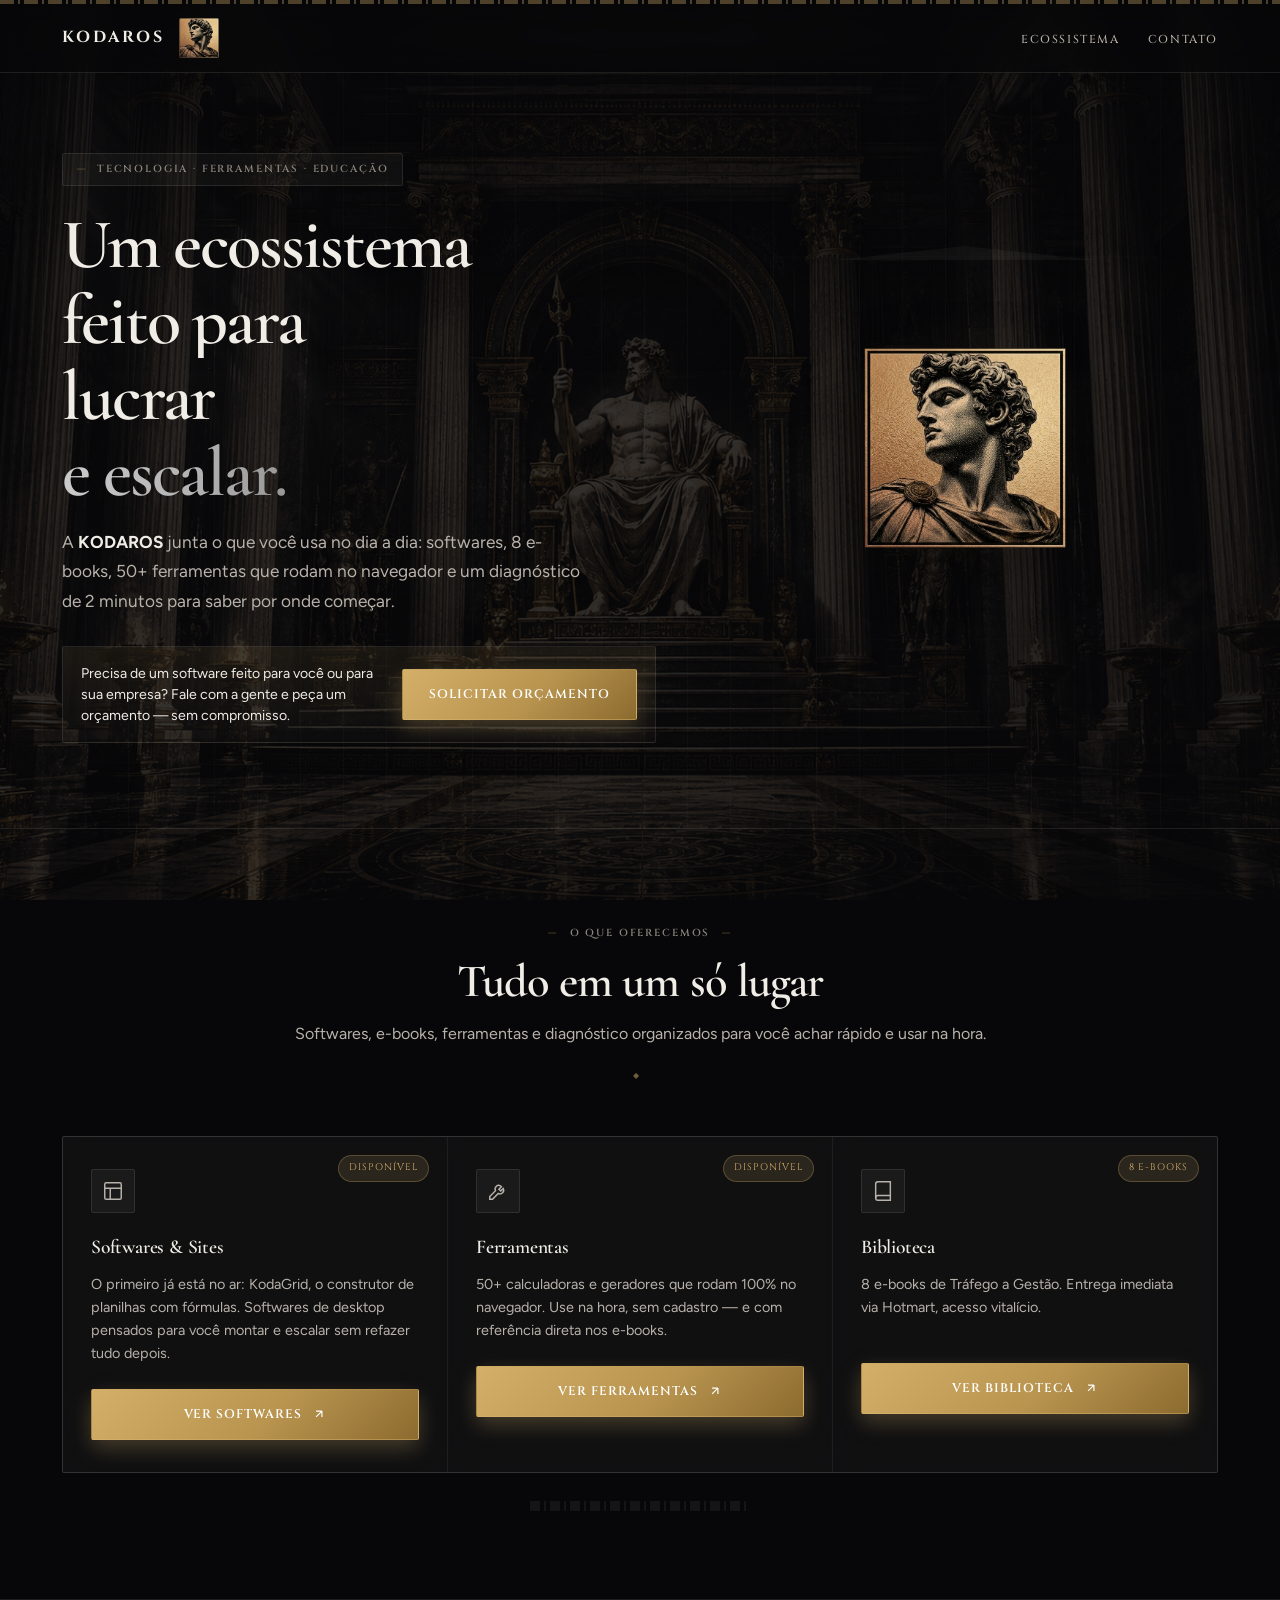
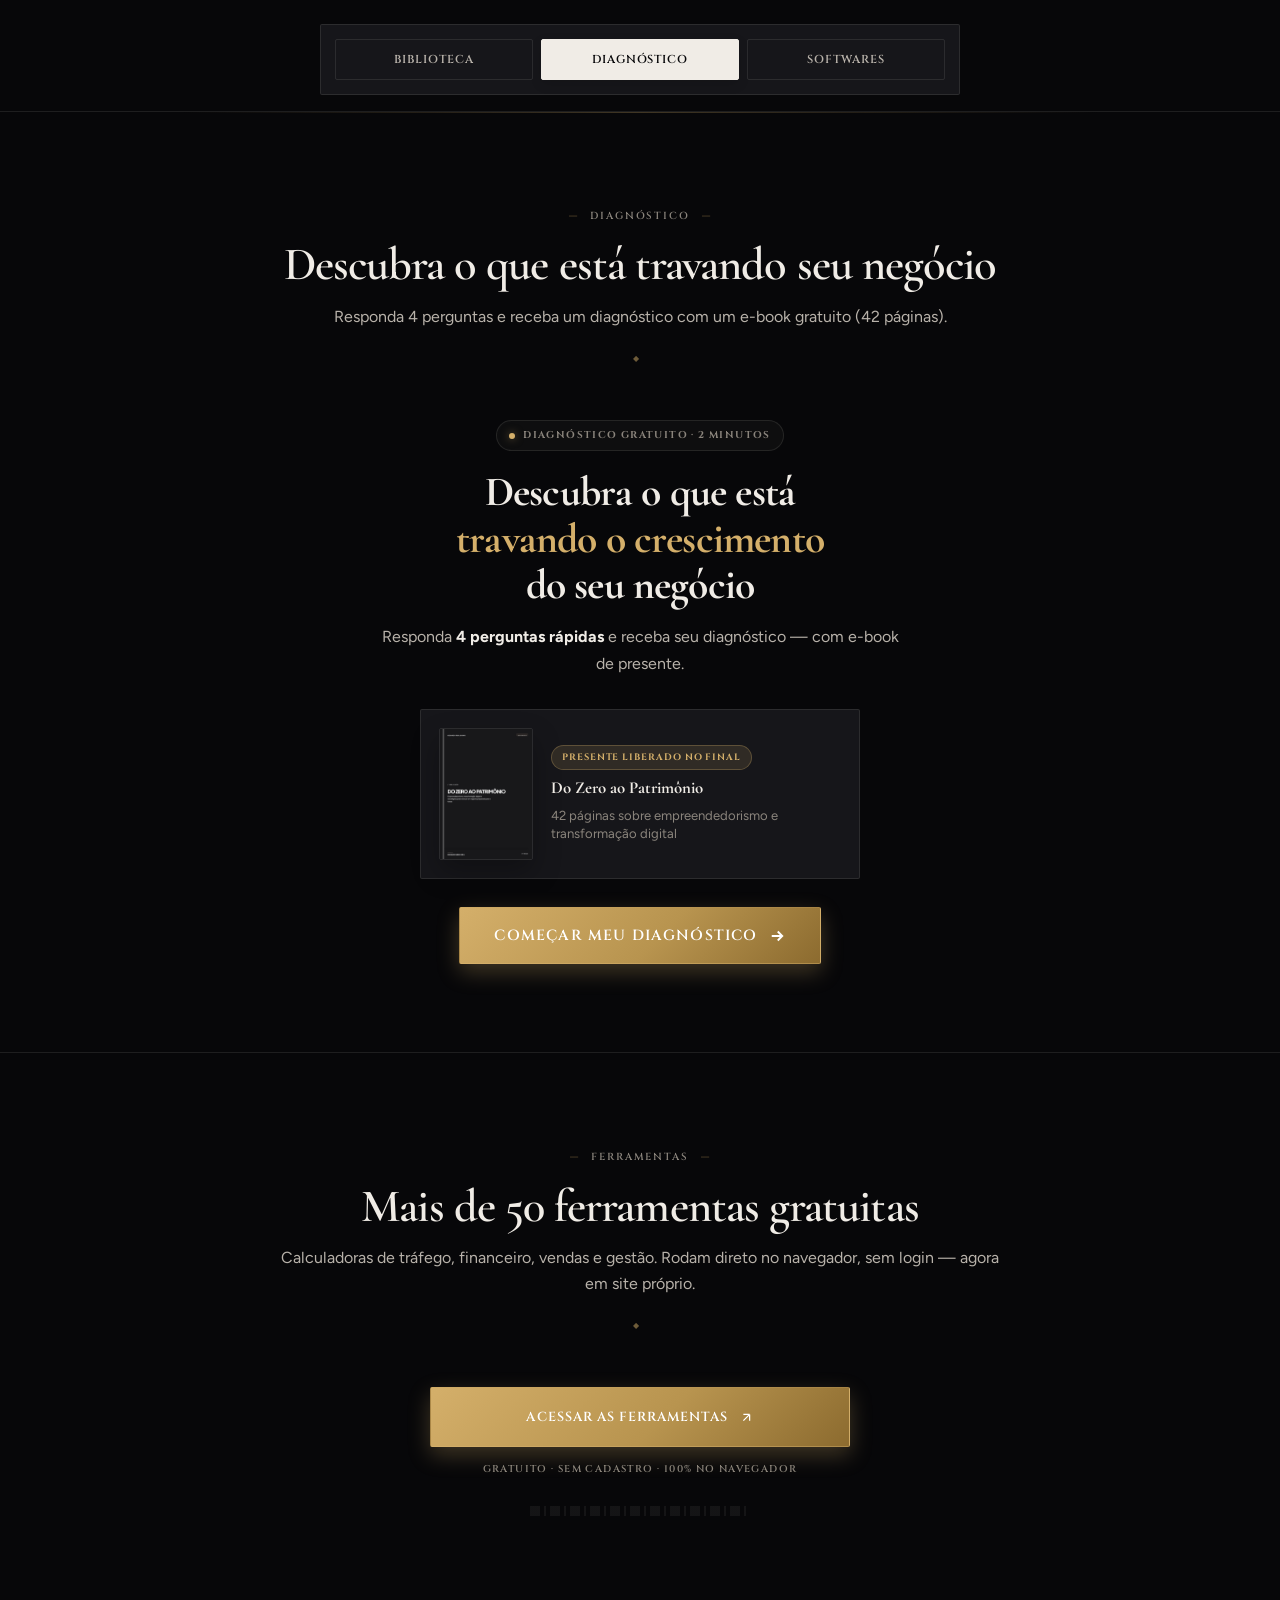
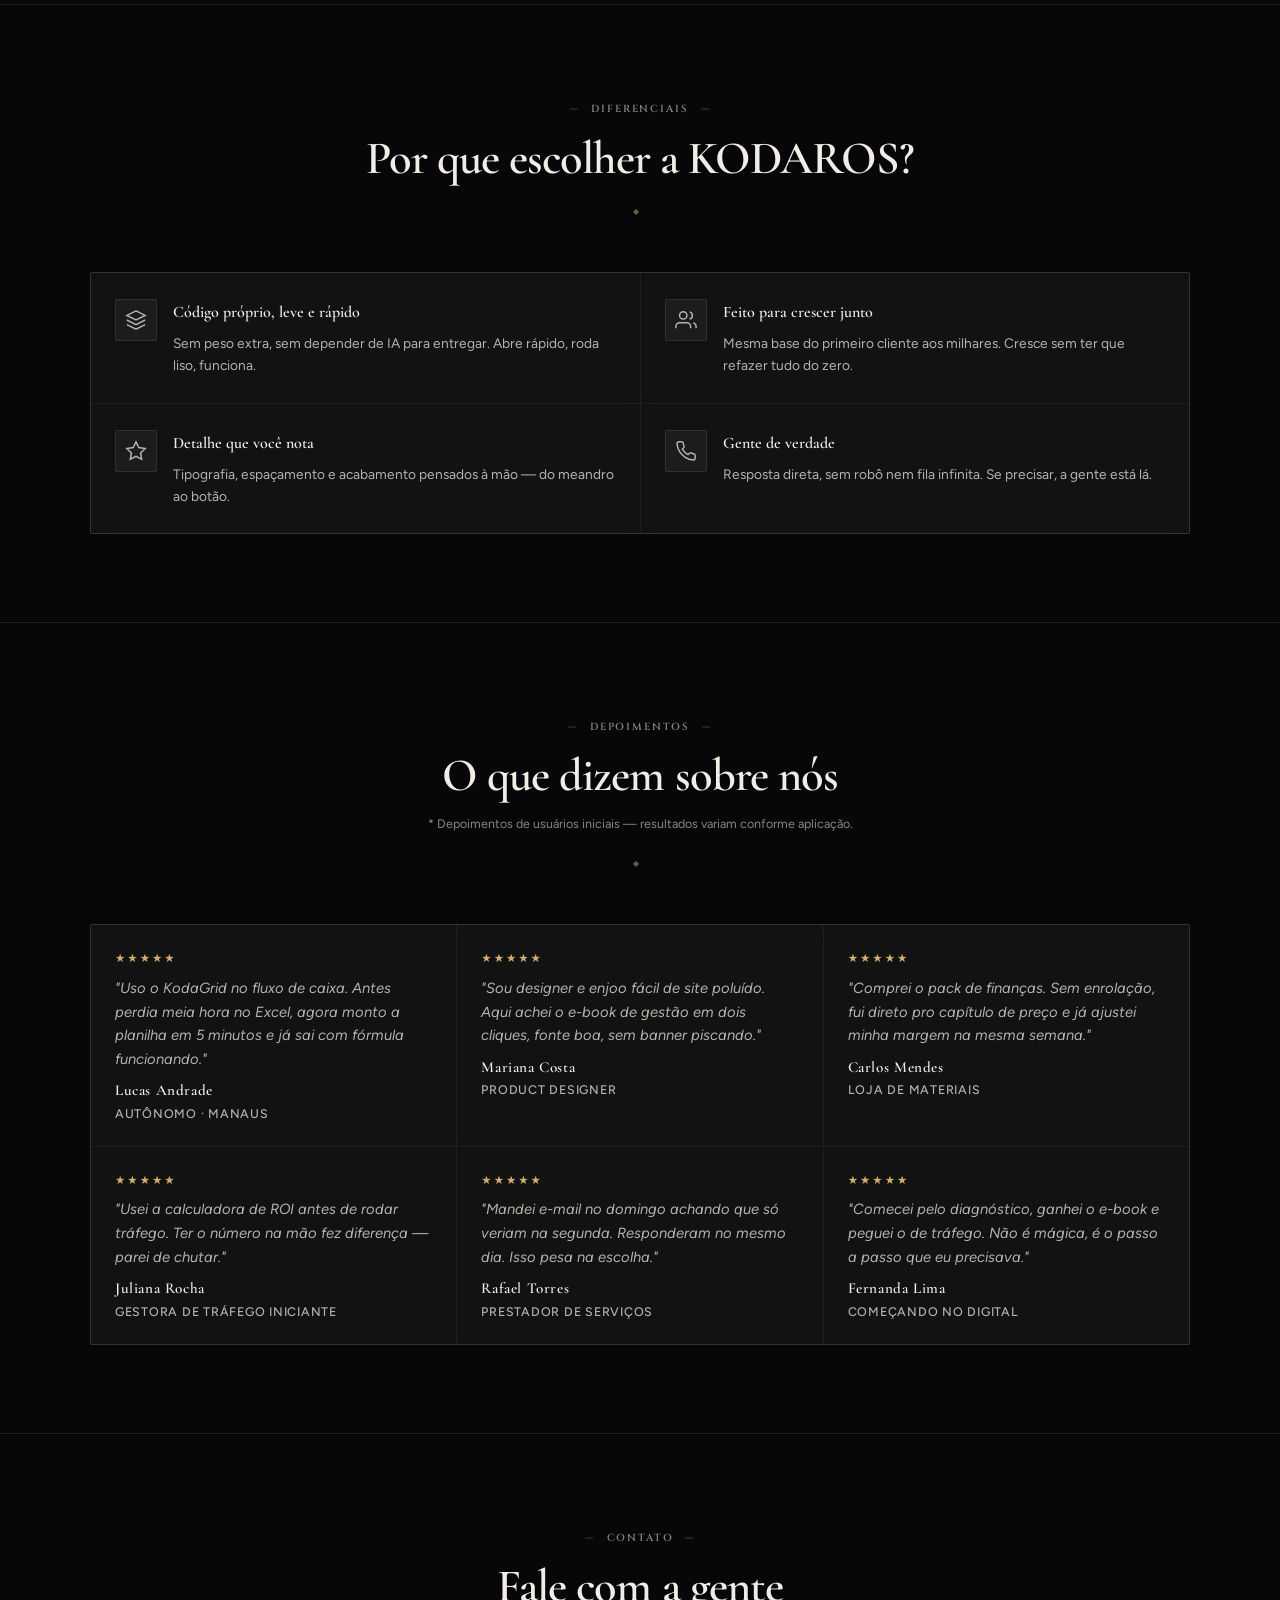
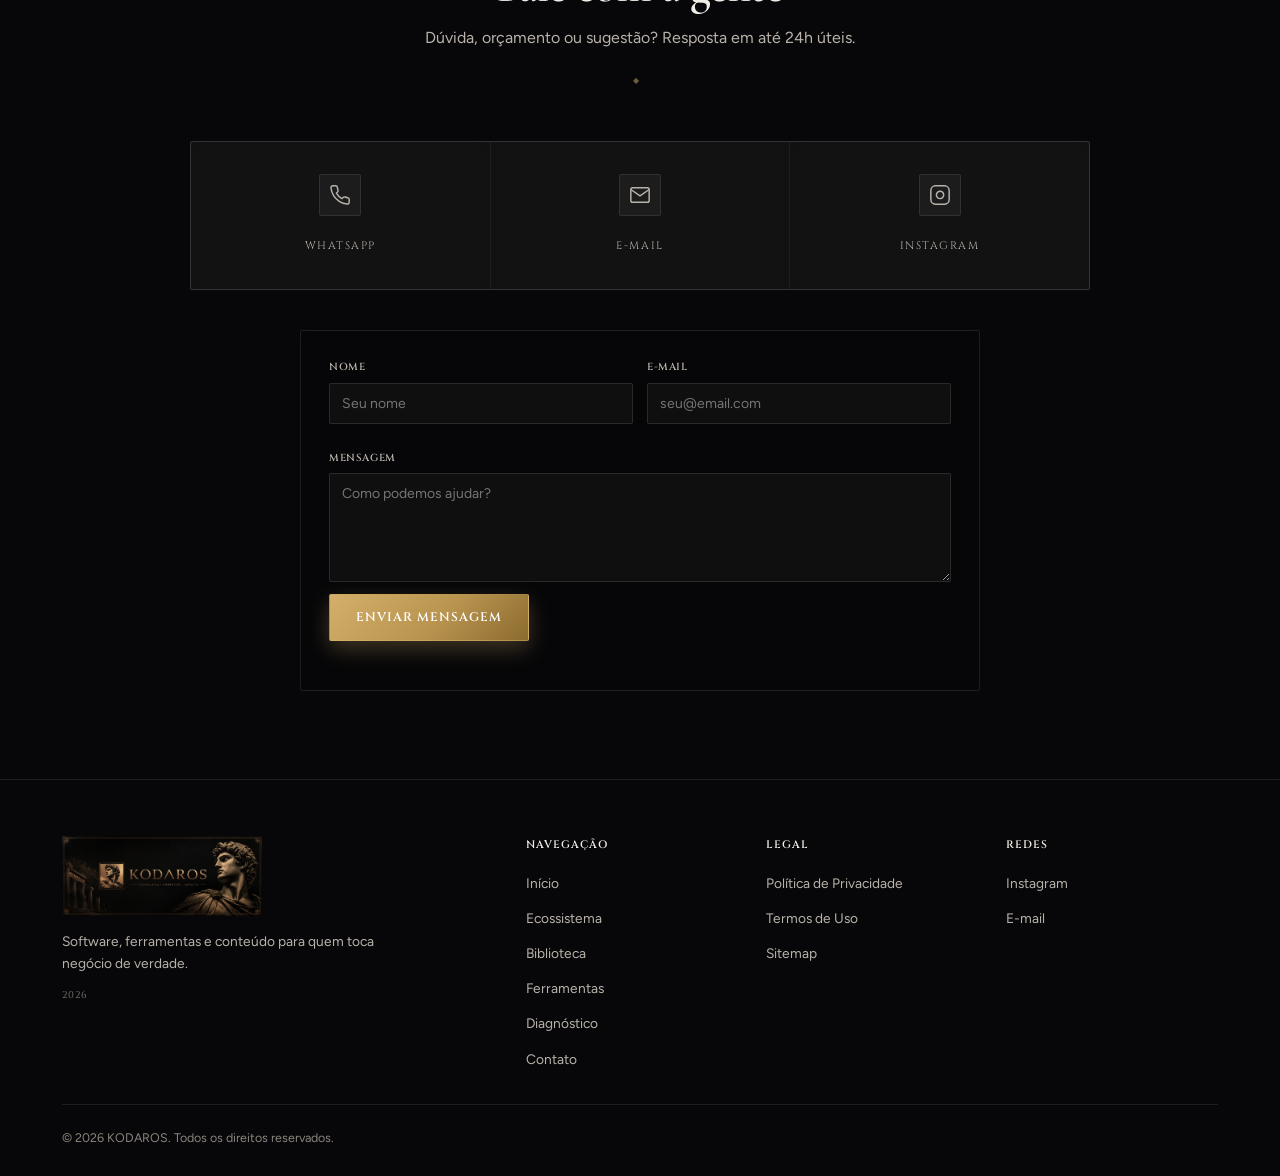
<file: index.html>
<!DOCTYPE html>
<html lang="pt-BR">
<head>
<meta charset="UTF-8">
<meta name="viewport" content="width=device-width, initial-scale=1.0">
<title>KODAROS — Plataforma de Crescimento</title>
<meta name="description" content="Softwares, 8 e-books, 50+ ferramentas que rodam no navegador e um diagnóstico de 2 minutos — tudo no mesmo lugar.">
<link rel="preconnect" href="https://fonts.googleapis.com">
<link rel="preconnect" href="https://fonts.gstatic.com" crossorigin>
<link href="https://fonts.googleapis.com/css2?family=Cinzel:wght@400;500;600;700&family=Cormorant+Garamond:wght@400;500;600;700&family=Figtree:wght@300;400;500;600;700&display=swap" rel="stylesheet">
<meta property="og:title" content="KODAROS — Plataforma">
<meta property="og:description" content="Softwares, biblioteca e ferramentas para o seu negócio.">
<meta property="og:image" content="kodaros_og.png">
<meta property="og:type" content="website">
<meta name="theme-color" content="#070709">
<link rel="icon" type="image/png" href="kodaros_icon.png">
<link rel="stylesheet" href="style.css">
<script type="application/ld+json">
{"@context":"https://***@type":"Organization","name":"KODAROS","url":"https://kelvinoliveiracode.github.io/plataforma-kodaros/","logo":"kodaros_logo.png","sameAs":["https://www.instagram.com/kodaros01"]}
</script>
</head>
<body>
<canvas id="particles-canvas"></canvas>
<a href="#inicio" class="skip-link">Pular para o conteúdo</a>

<nav class="navbar" id="navbar" aria-label="Navegação principal">
  <div class="nav-container">
    <a href="#inicio" class="nav-logo" aria-label="KODAROS">
      <span class="nav-logo-text">KODAROS</span>
      <img src="bust.png" alt="KODAROS" class="nav-bust" height="40">
    </a>
    <ul class="nav-menu" id="nav-menu">
      <li><a href="#ecossistema" class="nav-link">Ecossistema</a></li>
      <li><a href="#contato" class="nav-link">Contato</a></li>
    </ul>
    <button class="nav-toggle" id="nav-toggle" aria-label="Abrir menu" aria-expanded="false" aria-controls="nav-menu"><span></span><span></span><span></span></button>
  </div>
</nav>
<div class="page-wrap">

<!-- HERO -->
<section class="hero" id="inicio">
  <div class="hero-container">
    <div class="hero-content">
      <span class="hero-label">Tecnologia · Ferramentas · Educação</span>
      <h1 class="hero-title">
        <span class="line"><span class="word-reveal">Um ecossistema</span></span>
        <span class="line"><span class="word-reveal">feito para</span></span>
        <span class="line"><span class="word-reveal">lucrar</span></span>
        <span class="line"><span class="word-reveal text-aurea">e escalar.</span></span>
      </h1>
      <p class="hero-subtitle">A <strong style="color:var(--ink-primary)">KODAROS</strong> junta o que você usa no dia a dia: softwares, 8 e-books, 50+ ferramentas que rodam no navegador e um diagnóstico de 2 minutos para saber por onde começar.</p>
      <div class="hero-orcamento" role="note" aria-label="Orçamento de software sob medida">
        <p>Precisa de um software feito para você ou para sua empresa? Fale com a gente e peça um orçamento — sem compromisso.</p>
        <a class="btn btn-aurea" href="mailto:kodaros01@gmail.com?subject=Or%C3%A7amento%20%E2%80%94%20Software%20Sob%20Medida%20KODAROS&amp;body=Ol%C3%A1%2C%20equipe%20KODAROS!%0A%0AQuero%20um%20or%C3%A7amento%20para%20um%20software%20sob%20medida%20(uso%20pessoal%20%2F%20empresa).%0A%0ADescreva%20aqui%20sua%20ideia%2Fnecessidade%3A%0A%0A---%0AEnviado%20pela%20Plataforma%20KODAROS">Solicitar orçamento</a>
      </div>
</div>
    <div class="hero-visual">
      <div class="temple-illust" aria-hidden="true">
        <div class="temple-columns"><div class="temple-col"></div><div class="temple-col"></div><div class="temple-col"></div><div class="temple-col"></div></div>
        <div class="temple-pediment"></div>
        <div class="hero-icon-wrap"><img src="kodaros_icon.png" alt="KODAROS" width="320" height="320"></div>
      </div>
    </div>
  </div>
</section>

<!-- ECOSSISTEMA -->
<section class="section section--stone" id="ecossistema">
  <div class="container">
    <div class="section-header reveal">
      <span class="section-kicker">O que oferecemos</span>
      <h2 class="section-title">Tudo em um só lugar</h2>
      <p class="section-desc">Softwares, e-books, ferramentas e diagnóstico organizados para você achar rápido e usar na hora.</p>
    </div>
    <div class="stoa-grid">
      <article class="stoa-card reveal">
        <span class="stoa-status live">Disponível</span>
        <div class="stoa-icon"><svg width="22" height="22" viewBox="0 0 24 24" fill="none" stroke="currentColor" stroke-width="1.6"><rect x="3" y="3" width="18" height="18" rx="1.5"/><path d="M3 9h18M9 21V9"/></svg></div>
        <h3>Softwares & Sites</h3>
        <p>O primeiro já está no ar: KodaGrid, o construtor de planilhas com fórmulas. Softwares de desktop pensados para você montar e escalar sem refazer tudo depois.</p>
        <a href="#softwares" class="btn btn-aurea" style="margin-top:6px;width:100%"><span>Ver softwares</span> <svg width="14" height="14" viewBox="0 0 24 24" fill="none" stroke="currentColor" stroke-width="2"><path d="M7 17L17 7M17 7H7M17 7V17"/></svg></a>
      </article>

      <article class="stoa-card reveal">
        <span class="stoa-status live">Disponível</span>
        <div class="stoa-icon"><svg width="22" height="22" viewBox="0 0 24 24" fill="none" stroke="currentColor" stroke-width="1.6"><path d="M14.7 6.3a4 4 0 00-5.4 5.4L3 18v3h3l6.3-6.3a4 4 0 005.4-5.4l-2.7 2.7-2-2 2.7-2.7z"/></svg></div>
        <h3>Ferramentas</h3>
        <p>50+ calculadoras e geradores que rodam 100% no navegador. Use na hora, sem cadastro — e com referência direta nos e-books.</p>
        <a href="https://kelvinoliveiracode.github.io/kodarosferramentas/" target="_blank" rel="noopener" class="btn btn-aurea" style="margin-top:6px;width:100%"><span>Ver ferramentas</span> <svg width="14" height="14" viewBox="0 0 24 24" fill="none" stroke="currentColor" stroke-width="2"><path d="M7 17L17 7M17 7H7M17 7V17"/></svg></a>
      </article>
      <article class="stoa-card reveal">
        <span class="stoa-status live">8 e-books</span>
        <div class="stoa-icon"><svg width="22" height="22" viewBox="0 0 24 24" fill="none" stroke="currentColor" stroke-width="1.6"><path d="M4 19.5A2.5 2.5 0 016.5 17H20"/><path d="M6.5 2H20v20H6.5A2.5 2.5 0 014 19.5v-15A2.5 2.5 0 016.5 2z"/></svg></div>
        <h3>Biblioteca</h3>
        <p>8 e-books de Tráfego a Gestão. Entrega imediata via Hotmart, acesso vitalício.</p>
        <a href="#biblioteca" class="btn btn-aurea" style="margin-top:6px;width:100%"><span>Ver biblioteca</span> <svg width="14" height="14" viewBox="0 0 24 24" fill="none" stroke="currentColor" stroke-width="2"><path d="M7 17L17 7M17 7H7M17 7V17"/></svg></a>
      </article>
    </div>
    <div class="meander" aria-hidden="true"></div>
  </div>
</section>

<!-- NAVEGAÇÃO POR ABAS — Biblioteca / Ferramentas / Diagnóstico -->
<section class="section section--tabs" id="explorar" style="padding:24px 0 16px;border-top:1px solid var(--hairline);background:var(--stone-obsidian)">
  <div class="container">
    <div class="platform-tabs" role="tablist" aria-label="Conteúdos principais">
      <button class="platform-tab" data-target="biblioteca" role="tab" aria-selected="false" aria-controls="panel-biblioteca" id="tab-biblioteca">Biblioteca</button>
      <button class="platform-tab active" data-target="diagnostico" role="tab" aria-selected="true" aria-controls="panel-diagnostico" id="tab-diagnostico">Diagnóstico</button>
      <button class="platform-tab" data-target="softwares" role="tab" aria-selected="false" aria-controls="panel-softwares" id="tab-softwares">Softwares</button>
    </div>
  </div>
</section>
<!-- BIBLIOTECA -->
<section class="section biblioteca platform-panel" id="panel-biblioteca" role="tabpanel" aria-labelledby="tab-biblioteca" hidden>
  <div class="container">
    <div class="section-header reveal">
      <span class="section-kicker" style="color:#7A735F">Biblioteca</span>
      <span class="section-label-mini">8 e-books disponíveis</span>
      <h2 class="section-title">Conteúdo direto para seu negócio</h2>
      <p class="section-desc">Cada um resolve um problema específico. Escolha pelo nível e comece pelo que dói mais hoje.</p>
    </div>
    <div class="ebook-filter" id="ebook-filter" role="group" aria-label="Filtrar e-books">
      <button class="ebook-filter-btn active" data-filter="all" aria-pressed="true">Geral</button>
      <button class="ebook-filter-btn" data-filter="iniciantes" aria-pressed="false">Iniciantes</button>
      <button class="ebook-filter-btn" data-filter="intermediario" aria-pressed="false">Intermediário</button>
      <button class="ebook-filter-btn" data-filter="avancado" aria-pressed="false">Avançado</button>
    </div>
    <div class="ebooks-grid">
      <article class="ebook-card" data-class="avancado">
        <div class="ebook-cover"><img src="arquitetura-capa.png" alt="Arquitetura de Aquisição" width="270" height="360" loading="lazy"></div>
        <div class="ebook-body"><span class="ebook-badge">Avançado</span><h3 class="ebook-title">Arquitetura de Aquisição</h3><p class="ebook-desc">O método completo de tráfego pago e funis — do anúncio à venda. Com o framework A.P.E.R.T.O., 3 calculadoras e checklists prontos.</p><div class="ebook-price"><span class="old">De R$ 247,00</span><span class="now">R$ 197,00</span></div><a href="https://kelvinoliveiracode.github.io/site-Arquitetura-de-Aquisicao/" target="_blank" rel="noopener" class="btn btn-aurea ebook-cta">Ver página de vendas</a></div>
      </article>
      <article class="ebook-card" data-class="intermediario">
        <div class="ebook-cover"><img src="livro3.png" alt="Lançamento Milionário" width="270" height="360" loading="lazy"></div>
        <div class="ebook-body"><span class="ebook-badge">Intermediário</span><h3 class="ebook-title">Lançamento Milionário</h3><p class="ebook-desc">Do planejamento à execução de lançamentos que convertem.</p><div class="ebook-price"><span class="old">De R$ 47,00</span><span class="now">R$ 12,99</span></div><a href="https://pay.hotmart.com/R106895415M?utm_source=kodaros_plataforma&utm_medium=site&utm_campaign=biblioteca" target="_blank" rel="noopener" class="btn btn-aurea ebook-cta">Comprar</a></div>
      </article>
      <article class="ebook-card" data-class="intermediario">
        <div class="ebook-cover"><img src="livro1.png" alt="Tráfego Que Vende" width="270" height="360" loading="lazy"></div>
        <div class="ebook-body"><span class="ebook-badge">Intermediário</span><h3 class="ebook-title">Tráfego Que Vende</h3><p class="ebook-desc">Facebook e Google Ads com retorno consistente.</p><div class="ebook-price"><span class="old">De R$ 47,00</span><span class="now">R$ 12,99</span></div><a href="https://pay.hotmart.com/D106894870O?utm_source=kodaros_plataforma&utm_medium=site&utm_campaign=biblioteca" target="_blank" rel="noopener" class="btn btn-aurea ebook-cta">Comprar</a></div>
      </article>
      <article class="ebook-card" data-class="iniciantes">
        <div class="ebook-cover"><img src="livro2.png" alt="Venda Mais Hoje" width="270" height="360" loading="lazy"></div>
        <div class="ebook-body"><span class="ebook-badge">Iniciante</span><h3 class="ebook-title">Venda Mais Hoje</h3><p class="ebook-desc">Táticas práticas para vender hoje, sem enrolação.</p><div class="ebook-price"><span class="old">De R$ 47,00</span><span class="now">R$ 12,99</span></div><a href="https://pay.hotmart.com/R106895345D?utm_source=kodaros_plataforma&utm_medium=site&utm_campaign=biblioteca" target="_blank" rel="noopener" class="btn btn-aurea ebook-cta">Comprar</a></div>
      </article>
      <article class="ebook-card" data-class="iniciantes">
        <div class="ebook-cover"><img src="livro-gestao.png" alt="Os 10 Pilares da Gestão Empresarial" width="270" height="360" loading="lazy"></div>
        <div class="ebook-body"><span class="ebook-badge">Iniciante</span><h3 class="ebook-title">Os 10 Pilares da Gestão Empresarial</h3><p class="ebook-desc">10 pilares para organizar e crescer com controle.</p><div class="ebook-price"><span class="old">De R$ 67,00</span><span class="now">R$ 22,99</span></div><a href="https://pay.hotmart.com/S107016677T?utm_source=kodaros_plataforma&utm_medium=site&utm_campaign=biblioteca" target="_blank" rel="noopener" class="btn btn-aurea ebook-cta">Comprar</a></div>
      </article>
      <article class="ebook-card" data-class="iniciantes">
        <div class="ebook-cover"><img src="livro-financeiro.png" alt="Os 10 Pilares do Controle Financeiro" width="270" height="360" loading="lazy"></div>
        <div class="ebook-body"><span class="ebook-badge">Iniciante</span><h3 class="ebook-title">Os 10 Pilares do Controle Financeiro</h3><p class="ebook-desc">Fluxo de caixa, preços e custos com previsibilidade.</p><div class="ebook-price"><span class="old">De R$ 67,00</span><span class="now">R$ 22,99</span></div><a href="https://pay.hotmart.com/E107016796K?utm_source=kodaros_plataforma&utm_medium=site&utm_campaign=biblioteca" target="_blank" rel="noopener" class="btn btn-aurea ebook-cta">Comprar</a></div>
      </article>
      <article class="ebook-card" data-class="intermediario">
        <div class="ebook-cover"><img src="livro-site.png" alt="Use Seu Site Para Escalar Sua Empresa" width="270" height="360" loading="lazy"></div>
        <div class="ebook-body"><span class="ebook-badge">Intermediário</span><h3 class="ebook-title">Use Seu Site Para Escalar Sua Empresa</h3><p class="ebook-desc">SEO, captura e automação para seu site vender.</p><div class="ebook-price"><span class="old">De R$ 67,00</span><span class="now">R$ 22,99</span></div><a href="https://pay.hotmart.com/Y107016734X?utm_source=kodaros_plataforma&utm_medium=site&utm_campaign=biblioteca" target="_blank" rel="noopener" class="btn btn-aurea ebook-cta">Comprar</a></div>
      </article>
      <article class="ebook-card" data-class="iniciantes">
        <div class="ebook-cover"><img src="livro-reclamacoes.png" alt="Transforme Reclamações em Vendas" width="270" height="360" loading="lazy"></div>
        <div class="ebook-body"><span class="ebook-badge">Iniciante</span><h3 class="ebook-title">Transforme Reclamações em Vendas</h3><p class="ebook-desc">De reclamação a fidelização, cultura centrada no cliente.</p><div class="ebook-price"><span class="old">De R$ 67,00</span><span class="now">R$ 22,99</span></div><a href="https://pay.hotmart.com/G107016779V?utm_source=kodaros_plataforma&utm_medium=site&utm_campaign=biblioteca" target="_blank" rel="noopener" class="btn btn-aurea ebook-cta">Comprar</a></div>
      </article>
    </div>
  </div>
</section>

<section class="section oraculo platform-panel active" id="panel-diagnostico" role="tabpanel" aria-labelledby="tab-diagnostico">
<div style="display:none" id="diagnostico"></div>
  <div class="container">
    <div class="section-header reveal">
      <span class="section-kicker">Diagnóstico</span>
      <h2 class="section-title">Descubra o que está travando seu negócio</h2>
      <p class="section-desc">Responda 4 perguntas e receba um diagnóstico com um e-book gratuito (42 páginas).</p>
    </div>
    <div class="funnel" id="funnel">
      <section class="step is-active" id="step-intro">
        <div style="text-align:center">
          <span class="badge-oraculo"><span class="badge-dot"></span> Diagnóstico gratuito · 2 minutos</span>
          <h3 class="oraculo-title" style="margin-top:18px">Descubra o que está<br><span class="aurea">travando o crescimento</span><br>do seu negócio</h3>
          <p class="lead-oraculo">Responda <strong>4 perguntas rápidas</strong> e receba seu diagnóstico — com e-book de presente.</p>
          <div class="ebook-teaser-oraculo"><img src="ebook-cover.png" alt="Do Zero ao Patrimônio" width="96"><div style="display:flex;flex-direction:column;gap:4px"><span class="gift-tag">Presente liberado no final</span><strong style="font-family:'Cormorant Garamond',serif;font-size:1.05rem">Do Zero ao Patrimônio</strong><small style="color:var(--ink-dim);font-size:.82rem;line-height:1.4">42 páginas sobre empreendedorismo e transformação digital</small></div></div>
          <button class="btn btn-aurea" data-next type="button" style="padding:18px 34px;font-size:.92rem">COMEÇAR MEU DIAGNÓSTICO <svg width="18" height="18" viewBox="0 0 24 24" fill="none" stroke="currentColor" stroke-width="2.5"><path d="M5 12h14M13 6l6 6-6 6"/></svg></button>
</div>
      </section>
      <section class="step" id="step-profile">
        <div style="text-align:center"><p class="progress-label">ANTES DE TUDO</p><h3 class="question">Onde você se encaixa melhor?</h3><p class="question-sub">As perguntas se adaptam ao seu perfil.</p></div>
        <div class="profile-grid">
          <button class="profile-card" type="button" data-profile="empresa"><span class="pc-icon violet"><svg viewBox="0 0 24 24" fill="none" stroke="currentColor" stroke-width="1.6"><rect x="3" y="8" width="8" height="13" rx="1"/><rect x="11" y="3" width="10" height="18" rx="1"/><path d="M14.5 7h1M17.5 7h1M14.5 11h1M17.5 11h1M6 11h1M6 15h1M14.5 15h1M17.5 15h1M6 19h1"/></svg></span><span class="pc-text"><strong>JÁ TENHO UMA EMPRESA</strong><small>quero escalar, organizar e automatizar</small></span><span class="pc-check"><svg viewBox="0 0 24 24" fill="none" stroke="currentColor" stroke-width="3"><path d="M5 12.5l4.5 4.5L19 7"/></svg></span></button>
          <button class="profile-card" type="button" data-profile="iniciante"><span class="pc-icon cyan"><svg viewBox="0 0 24 24" fill="none" stroke="currentColor" stroke-width="1.6"><path d="M12 2.5c3.5 2 5.5 5.4 5.5 9.2 0 2.3-.8 4.4-2.2 6.1l-1.1 3.7h-4.4l-1.1-3.7a9.2 9.2 0 01-2.2-6.1c0-3.8 2-7.2 5.5-9.2z"/><circle cx="12" cy="10" r="2.2"/></svg></span><span class="pc-text"><strong>SOU INICIANTE NO DIGITAL</strong><small>quero começar com o passo a passo certo</small></span><span class="pc-check"><svg viewBox="0 0 24 24" fill="none" stroke="currentColor" stroke-width="3"><path d="M5 12.5l4.5 4.5L19 7"/></svg></span></button>
          <button class="profile-card" type="button" data-profile="outros"><span class="pc-icon" style="color:var(--ink-dim);background:rgba(237,233,225,0.04)"><svg viewBox="0 0 24 24" fill="none" stroke="currentColor" stroke-width="1.6"><circle cx="12" cy="12" r="9.5"/><path d="M15.5 8.5l-2 5-5 2 2-5z"/></svg></span><span class="pc-text"><strong>OUTROS</strong><small>renda extra, transição ou curiosidade</small></span><span class="pc-check"><svg viewBox="0 0 24 24" fill="none" stroke="currentColor" stroke-width="3"><path d="M5 12.5l4.5 4.5L19 7"/></svg></span></button>
        </div>
      </section>
      <section class="step" id="step-quiz">
        <div class="progress-oraculo"><div class="progress-fill" id="quiz-progress"></div></div>
        <p class="progress-label" id="quiz-label">PERGUNTA 1 DE 4</p>
        <h3 class="question" id="quiz-title"></h3>
        <p class="question-sub" id="quiz-sub"></p>
        <div class="options" id="quiz-options"></div>
        <p class="feedback" id="quiz-feedback"></p>
      </section>
      <section class="step" id="step-result">
        <div style="text-align:center"><span class="result-flag"><svg viewBox="0 0 24 24" fill="none" stroke="currentColor" stroke-width="3"><path d="M4 12.5l5 5L20 6.5"/></svg> Diagnóstico concluído</span><h3 class="result-title">Isso é o que suas respostas revelaram</h3></div>
        <div class="diagnosis" id="diagnosis"></div>
        <div class="divider-oraculo"><span>SEU PRESENTE</span></div>
        <div class="ebook-card-oraculo"><img src="ebook-cover.png" alt="Do Zero ao Patrimônio" width="132"><div style="display:flex;flex-direction:column;gap:8px"><span class="gift-tag">E-BOOK 100% GRATUITO</span><h3>Do Zero ao Patrimônio</h3><p>Empreendedorismo, transformação digital e estratégias para construir patrimônio.</p><a class="btn btn-download" href="do-zero-ao-patrimonio.pdf" download="Kodaros-Do-Zero-ao-Patrimonio.pdf" style="display:inline-flex;align-items:center;gap:10px;padding:14px 18px;border-radius:2px;text-decoration:none"><svg width="18" height="18" viewBox="0 0 24 24" fill="none" stroke="currentColor" stroke-width="2.5"><path d="M12 4v12M6 11l6 6 6-6M5 20h14"/></svg> BAIXAR MEU E-BOOK GRÁTIS</a></div></div>
        <div class="divider-oraculo"><span>PRÓXIMO PASSO</span></div>
        <div style="display:flex;flex-direction:column;gap:12px">
          <a class="btn btn-aurea" href="#biblioteca"><span>VER BIBLIOTECA COMPLETA</span> <svg width="14" height="14" viewBox="0 0 24 24" fill="none" stroke="currentColor" stroke-width="2"><path d="M7 17L17 7M9 7h8v8"/></svg></a>
          <a class="btn btn-whatsapp" href="https://wa.me/559192094504?text=Oi!%20Fiz%20o%20diagn%C3%B3stico%20KODAROS%20e%20quero%20o%20pr%C3%B3ximo%20passo." target="_blank" rel="noopener"><svg viewBox="0 0 24 24" fill="currentColor" width="18"><path d="M12 2a10 10 0 00-8.6 15.1L2 22l5-1.3A10 10 0 1012 2zm0 2a8 8 0 11-4.1 14.9l-.3-.2-2.9.8.8-2.8-.2-.3A8 8 0 0112 4zm-3.1 4.2c-.2 0-.5 0-.7.3-.2.3-.9.9-.9 2.1s.9 2.4 1 2.6c.1.2 1.8 2.9 4.5 3.9 2.2.9 2.7.7 3.2.7.5-.1 1.5-.6 1.7-1.2.2-.6.2-1.1.2-1.2-.1-.1-.3-.2-.6-.3l-2-.9c-.3-.1-.5-.1-.7.1l-1 1.2c-.2.2-.3.2-.6.1-.3-.2-1.2-.5-2.3-1.4-.9-.8-1.5-1.7-1.6-2-.2-.3 0-.4.1-.6l.5-.6c.1-.2.2-.3.3-.5.1-.2 0-.4 0-.5L9.9 8.6c-.2-.4-.4-.4-.6-.4h-.4z"/></svg> FALAR COM A KODAROS</a>
        </div>
        <p style="margin-top:16px;color:var(--ink-dim);font-size:.78rem;text-align:center;letter-spacing:.04em">KODAROS · Automação · Marketing · Autoridade Digital</p>
      </section>
    </div>
  </div>
</section>

<!-- SOFTWARES -->
<section class="section softwares platform-panel" id="panel-softwares" role="tabpanel" aria-labelledby="tab-softwares" hidden>
  <div class="container">
    <div class="section-header reveal">
      <span class="section-kicker">Softwares</span>
      <h2 class="section-title">Programas de desktop da KODAROS</h2>
      <p class="section-sub">App desktop para Windows. Instala, abre e funciona offline — sem depender de nuvem.</p>
    </div>
    <article class="software-card reveal">
      <div class="software-cover"><img src="kodagrid-capa.png" alt="KodaGrid — Construtor de Planilhas com Fórmulas" width="270" height="360" loading="lazy"></div>
      <div class="software-body">
        <span class="ebook-badge">Software · Windows</span>
        <h3 class="ebook-title">KodaGrid — Construtor de Planilhas com Fórmulas</h3>
        <p class="ebook-desc">Monte planilhas sem decorar fórmula. Escolha o tipo da coluna, clique num preset (SOMA, %, SE, Acumulado), pinte do seu jeito e preencha. O KodaGrid gera um .xlsx com fórmula viva, cabeçalho colorido, filtro congelado e linha TOTAL — pronto para abrir no Excel. Vem com 13 templates e salvamento de modelos.</p>
        <ul class="software-feats">
          <li>Colunas como peças de montar: Texto, Número, Moeda R$, Data, Lista dropdown e Fórmula</li>
          <li>Presets inteligentes de fórmula por clique: SOMA, %, SE e Acumulado</li>
          <li>13 templates prontos: Fluxo de Caixa, Precificação, Estoque, Orçamento e mais</li>
          <li>Gera .xlsx com fórmulas vivas, cabeçalho colorido, filtro congelado e linha TOTAL</li>
          <li>Preview ao vivo e salvamento de modelos reutilizáveis</li>
          <li>100% offline · Windows · Suporte: kodaros01@gmail.com</li>
        </ul>
        <div class="ebook-price"><span class="now">R$ 779,00</span></div>
        <a href="https://pay.hotmart.com/H107355805V?utm_source=kodaros_plataforma&utm_medium=site&utm_campaign=softwares" target="_blank" rel="noopener" class="btn btn-aurea ebook-cta">Comprar na Hotmart</a>
      </div>
    </article>
  </div>
</section>

<!-- FERRAMENTAS — site externo -->
<section class="section section--obsidian" id="ferramentas">
  <div class="container">
    <div class="section-header reveal">
      <span class="section-kicker">Ferramentas</span>
      <h2 class="section-title">Mais de 50 ferramentas gratuitas</h2>
      <p class="section-desc">Calculadoras de tráfego, financeiro, vendas e gestão. Rodam direto no navegador, sem login — agora em site próprio.</p>
    </div>
    <div class="ferramentas-cta">
      <a class="btn btn-aurea" href="https://kelvinoliveiracode.github.io/kodarosferramentas/" target="_blank" rel="noopener">
        <span>Acessar as ferramentas</span>
        <svg width="15" height="15" viewBox="0 0 24 24" fill="none" stroke="currentColor" stroke-width="2"><path d="M7 17L17 7M17 7H7M17 7V17"/></svg>
      </a>
      <span class="ferramentas-cta-note">Gratuito · Sem cadastro · 100% no navegador</span>
    </div>
    <div class="meander" aria-hidden="true"></div>
  </div>
</section>

<!-- WHY -->
<section class="section section--stone">
  <div class="container">
    <div class="section-header reveal">
      <span class="section-kicker">Diferenciais</span>
      <h2 class="section-title">Por que escolher a KODAROS?</h2>
    </div>
    <div class="why-grid">
      <div class="why-card reveal"><div class="why-icon"><svg width="22" height="22" viewBox="0 0 24 24" fill="none" stroke="currentColor" stroke-width="1.6"><path d="M12 2L2 7l10 5 10-5-10-5z"/><path d="M2 17l10 5 10-5"/><path d="M2 12l10 5 10-5"/></svg></div><div><h3>Código próprio, leve e rápido</h3><p>Sem peso extra, sem depender de IA para entregar. Abre rápido, roda liso, funciona.</p></div></div>
      <div class="why-card reveal"><div class="why-icon"><svg width="22" height="22" viewBox="0 0 24 24" fill="none" stroke="currentColor" stroke-width="1.6"><path d="M17 21v-2a4 4 0 00-4-4H5a4 4 0 00-4 4v2"/><circle cx="9" cy="7" r="4"/><path d="M23 21v-2a4 4 0 00-3-3.87M16 3.13a4 4 0 010 7.75"/></svg></div><div><h3>Feito para crescer junto</h3><p>Mesma base do primeiro cliente aos milhares. Cresce sem ter que refazer tudo do zero.</p></div></div>
      <div class="why-card reveal"><div class="why-icon"><svg width="22" height="22" viewBox="0 0 24 24" fill="none" stroke="currentColor" stroke-width="1.6"><path d="M12 2l3.09 6.26L22 9.27l-5 4.87 1.18 6.88L12 17.77l-6.18 3.25L7 14.14 2 9.27l6.91-1.01L12 2z"/></svg></div><div><h3>Detalhe que você nota</h3><p>Tipografia, espaçamento e acabamento pensados à mão — do meandro ao botão.</p></div></div>
      <div class="why-card reveal"><div class="why-icon"><svg width="22" height="22" viewBox="0 0 24 24" fill="none" stroke="currentColor" stroke-width="1.6"><path d="M22 16.92v3a2 2 0 01-2.18 2 19.79 19.79 0 01-8.63-3.07 19.5 19.5 0 01-6-6 19.79 19.79 0 01-3.07-8.67A2 2 0 014.11 2h3a2 2 0 012 1.72c.127.96.361 1.903.7 2.81a2 2 0 01-.45 2.11L8.09 9.91a16 16 0 006 6l1.27-1.27a2 2 0 012.11-.45c.907.339 1.85.573 2.81.7A2 2 0 0122 16.92z"/></svg></div><div><h3>Gente de verdade</h3><p>Resposta direta, sem robô nem fila infinita. Se precisar, a gente está lá.</p></div></div>
    </div>
  </div>
</section>

<!-- TESTIMONIALS -->
<section class="section section--obsidian" id="depoimentos">
  <div class="container">
    <div class="section-header reveal">
      <span class="section-kicker">Depoimentos</span>
      <h2 class="section-title">O que dizem sobre nós</h2>
      <p class="section-desc" style="font-size:.78rem;color:var(--ink-dim)">* Depoimentos de usuários iniciais — resultados variam conforme aplicação.</p>
    </div>
    <div class="testimonials-grid">
      <div class="testimonial-card reveal"><div class="stars">★★★★★</div><p class="testimonial-text">"Uso o KodaGrid no fluxo de caixa. Antes perdia meia hora no Excel, agora monto a planilha em 5 minutos e já sai com fórmula funcionando."</p><div class="testimonial-author"><strong>Lucas Andrade</strong><span>Autônomo · Manaus</span></div></div>
      <div class="testimonial-card reveal"><div class="stars">★★★★★</div><p class="testimonial-text">"Sou designer e enjoo fácil de site poluído. Aqui achei o e-book de gestão em dois cliques, fonte boa, sem banner piscando."</p><div class="testimonial-author"><strong>Mariana Costa</strong><span>Product Designer</span></div></div>
      <div class="testimonial-card reveal"><div class="stars">★★★★★</div><p class="testimonial-text">"Comprei o pack de finanças. Sem enrolação, fui direto pro capítulo de preço e já ajustei minha margem na mesma semana."</p><div class="testimonial-author"><strong>Carlos Mendes</strong><span>Loja de materiais</span></div></div>
      <div class="testimonial-card reveal"><div class="stars">★★★★★</div><p class="testimonial-text">"Usei a calculadora de ROI antes de rodar tráfego. Ter o número na mão fez diferença — parei de chutar."</p><div class="testimonial-author"><strong>Juliana Rocha</strong><span>Gestora de tráfego iniciante</span></div></div>
      <div class="testimonial-card reveal"><div class="stars">★★★★★</div><p class="testimonial-text">"Mandei e-mail no domingo achando que só veriam na segunda. Responderam no mesmo dia. Isso pesa na escolha."</p><div class="testimonial-author"><strong>Rafael Torres</strong><span>Prestador de serviços</span></div></div>
      <div class="testimonial-card reveal"><div class="stars">★★★★★</div><p class="testimonial-text">"Comecei pelo diagnóstico, ganhei o e-book e peguei o de tráfego. Não é mágica, é o passo a passo que eu precisava."</p><div class="testimonial-author"><strong>Fernanda Lima</strong><span>Começando no digital</span></div></div>
    </div>
  </div>
</section>

<!-- CONTACT -->
<section class="section section--stone" id="contato">
  <div class="container">
    <div class="section-header reveal">
      <span class="section-kicker">Contato</span>
      <h2 class="section-title">Fale com a gente</h2>
      <p class="section-desc">Dúvida, orçamento ou sugestão? Resposta em até 24h úteis.</p>
    </div>
    <div class="contact-channels">
      <a href="https://wa.me/559192094504" target="_blank" rel="noopener" class="contact-channel"><div class="channel-icon"><svg width="22" height="22" viewBox="0 0 24 24" fill="none" stroke="currentColor" stroke-width="1.6"><path d="M22 16.92v3a2 2 0 01-2.18 2 19.79 19.79 0 01-8.63-3.07 19.5 19.5 0 01-6-6 19.79 19.79 0 01-3.07-8.67A2 2 0 014.11 2h3a2 2 0 012 1.72c.127.96.361 1.903.7 2.81a2 2 0 01-.45 2.11L8.09 9.91a16 16 0 006 6l1.27-1.27a2 2 0 012.11-.45c.907.339 1.85.573 2.81.7A2 2 0 0122 16.92z"/></svg></div><div class="channel-info"><span class="channel-label">WhatsApp</span></div></a>
      <a href="mailto:kodaros01@gmail.com" class="contact-channel"><div class="channel-icon"><svg width="22" height="22" viewBox="0 0 24 24" fill="none" stroke="currentColor" stroke-width="1.6"><path d="M4 4h16c1.1 0 2 .9 2 2v12c0 1.1-.9 2-2 2H4c-1.1 0-2-.9-2-2V6c0-1.1.9-2 2-2z"/><path d="M22 6l-10 7L2 6"/></svg></div><div class="channel-info"><span class="channel-label">E-mail</span></div></a>
      <a href="https://www.instagram.com/kodaros01" target="_blank" rel="noopener" class="contact-channel"><div class="channel-icon"><svg width="22" height="22" viewBox="0 0 24 24" fill="none" stroke="currentColor" stroke-width="1.6"><rect x="2" y="2" width="20" height="20" rx="5"/><path d="M16 11.37A4 4 0 1112.63 8 4 4 0 0116 11.37z"/><path d="M17.5 6.5h.01"/></svg></div><div class="channel-info"><span class="channel-label">Instagram</span></div></a>
    </div>
    <form class="contact-form" id="contactForm" onsubmit="return handleContact(event)" novalidate>
      <div class="contact-form-grid"><div class="field"><label for="cf-name">Nome</label><input id="cf-name" type="text" placeholder="Seu nome" required autocomplete="name"></div><div class="field"><label for="cf-email">E-mail</label><input id="cf-email" type="email" placeholder="seu@email.com" required autocomplete="email"></div></div>
      <div class="field"><label for="cf-msg">Mensagem</label><textarea id="cf-msg" rows="5" placeholder="Como podemos ajudar?" required></textarea></div>
      <input type="text" name="hp" tabindex="-1" autocomplete="off" style="position:absolute;left:-9999px" aria-hidden="true">
      <button type="submit" class="btn btn-aurea">Enviar mensagem</button>
      <p class="notify-msg" id="cf-msg-status" aria-live="polite"></p>
    </form>
  </div>
</section>

<footer class="footer">
  <div class="container">
    <div class="footer-top">
      <div class="footer-brand"><img src="banner.png" alt="KODAROS" class="footer-logo" height="40"><p>Software, ferramentas e conteúdo para quem toca negócio de verdade.</p><p style="margin-top:14px;font-family:'Cinzel',serif;font-size:.62rem;letter-spacing:.1em;text-transform:uppercase;color:var(--ink-dim)">2026</p></div>
      <div class="footer-nav">
        <div class="footer-col"><h4>Navegação</h4><ul><li><a href="#inicio">Início</a></li><li><a href="#ecossistema">Ecossistema</a></li><li><a href="#biblioteca">Biblioteca</a></li><li><a href="#ferramentas">Ferramentas</a></li><li><a href="#diagnostico">Diagnóstico</a></li><li><a href="#contato">Contato</a></li></ul></div>
        <div class="footer-col"><h4>Legal</h4><ul><li><a href="privacidade.html">Política de Privacidade</a></li><li><a href="termos.html">Termos de Uso</a></li><li><a href="sitemap.xml">Sitemap</a></li></ul></div>
        <div class="footer-col"><h4>Redes</h4><ul><li><a href="https://www.instagram.com/kodaros01" target="_blank" rel="noopener">Instagram</a></li><li><a href="mailto:kodaros01@gmail.com">E-mail</a></li></ul></div>
      </div>
    </div>
    <div class="footer-separator"></div>
    <div class="footer-bottom"><p>© <span id="footer-year">2026</span> KODAROS. Todos os direitos reservados.</p><p style="font-family:'Cinzel',serif;font-size:.62rem;letter-spacing:.08em;text-transform:uppercase;color:var(--ink-dim)"></p></div>
  </div>
</footer>
</div>
<script src="script.js"></script>
</body>
</html>
</file>
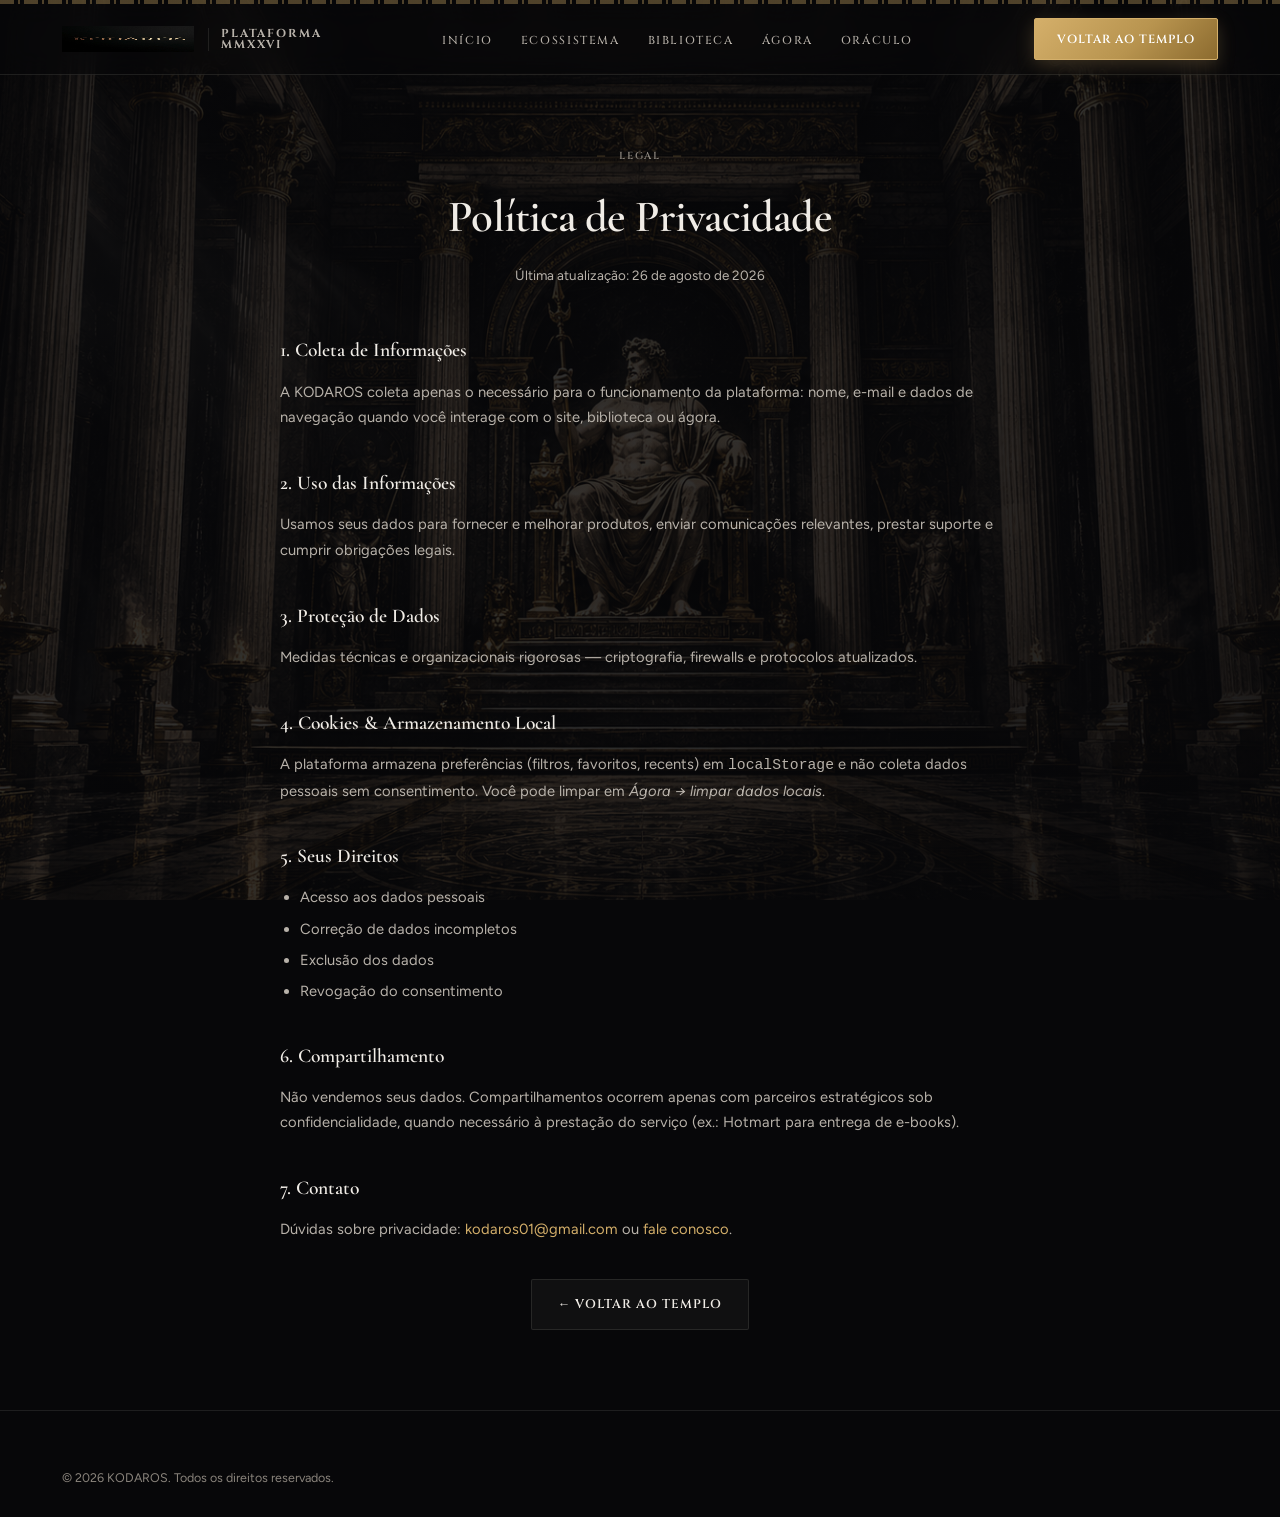
<file: privacidade.html>
<!DOCTYPE html>
<html lang="pt-BR">
<head>
<meta charset="UTF-8">
<meta name="viewport" content="width=device-width, initial-scale=1.0">
<title>Política de Privacidade — KODAROS</title>
<meta name="description" content="Política de Privacidade da KODAROS.">
<link rel="preconnect" href="https://fonts.googleapis.com"><link rel="preconnect" href="https://fonts.gstatic.com" crossorigin>
<link href="https://fonts.googleapis.com/css2?family=Cinzel:wght@400;500;600;700&family=Cormorant+Garamond:wght@400;500;600;700&family=Figtree:wght@300;400;500;600;700&display=swap" rel="stylesheet">
<link rel="icon" type="image/png" href="kodaros_icon.png">
<link rel="stylesheet" href="style.css">
</head>
<body>
<div class="page-wrap">
<nav class="navbar navbar-solid" id="navbar"><div class="nav-container"><a href="index.html" class="nav-logo"><img src="kodaros_logo.png" alt="KODAROS" width="132" height="26"><span class="nav-logo-mark">PLATAFORMA<br>MMXXVI</span></a><ul class="nav-menu"><li><a href="index.html#inicio" class="nav-link">Início</a></li><li><a href="index.html#ecossistema" class="nav-link">Ecossistema</a></li><li><a href="index.html#biblioteca" class="nav-link">Biblioteca</a></li><li><a href="index.html#ferramentas" class="nav-link">Ágora</a></li><li><a href="index.html#oraculo" class="nav-link">Oráculo</a></li></ul><a href="index.html" class="nav-cta">Voltar ao Templo</a></div></nav>
<main class="legal-page"><div class="container"><div class="legal-header"><span class="section-kicker">Legal</span><h1>Política de Privacidade</h1><p class="legal-date">Última atualização: 26 de agosto de 2026</p></div><div class="legal-content">
<section class="legal-section"><h2>1. Coleta de Informações</h2><p>A KODAROS coleta apenas o necessário para o funcionamento da plataforma: nome, e-mail e dados de navegação quando você interage com o site, biblioteca ou ágora.</p></section>
<section class="legal-section"><h2>2. Uso das Informações</h2><p>Usamos seus dados para fornecer e melhorar produtos, enviar comunicações relevantes, prestar suporte e cumprir obrigações legais.</p></section>
<section class="legal-section"><h2>3. Proteção de Dados</h2><p>Medidas técnicas e organizacionais rigorosas — criptografia, firewalls e protocolos atualizados.</p></section>
<section class="legal-section"><h2>4. Cookies & Armazenamento Local</h2><p>A plataforma armazena preferências (filtros, favoritos, recents) em <code>localStorage</code> e não coleta dados pessoais sem consentimento. Você pode limpar em <em>Ágora → limpar dados locais</em>.</p></section>
<section class="legal-section"><h2>5. Seus Direitos</h2><ul><li>Acesso aos dados pessoais</li><li>Correção de dados incompletos</li><li>Exclusão dos dados</li><li>Revogação do consentimento</li></ul></section>
<section class="legal-section"><h2>6. Compartilhamento</h2><p>Não vendemos seus dados. Compartilhamentos ocorrem apenas com parceiros estratégicos sob confidencialidade, quando necessário à prestação do serviço (ex.: Hotmart para entrega de e-books).</p></section>
<section class="legal-section"><h2>7. Contato</h2><p>Dúvidas sobre privacidade: <a href="mailto:kodaros01@gmail.com" style="color:var(--aurea)">kodaros01@gmail.com</a> ou <a href="index.html#contato" style="color:var(--aurea)">fale conosco</a>.</p></section>
</div><div style="text-align:center;margin-top:36px"><a href="index.html" class="btn btn-stone">← Voltar ao templo</a></div></div></main>
<footer class="footer"><div class="container"><div class="footer-bottom"><p>© 2026 KODAROS. Todos os direitos reservados.</p></div></div></footer>
</div>
<script src="script.js"></script>
</body>
</html>
</file>
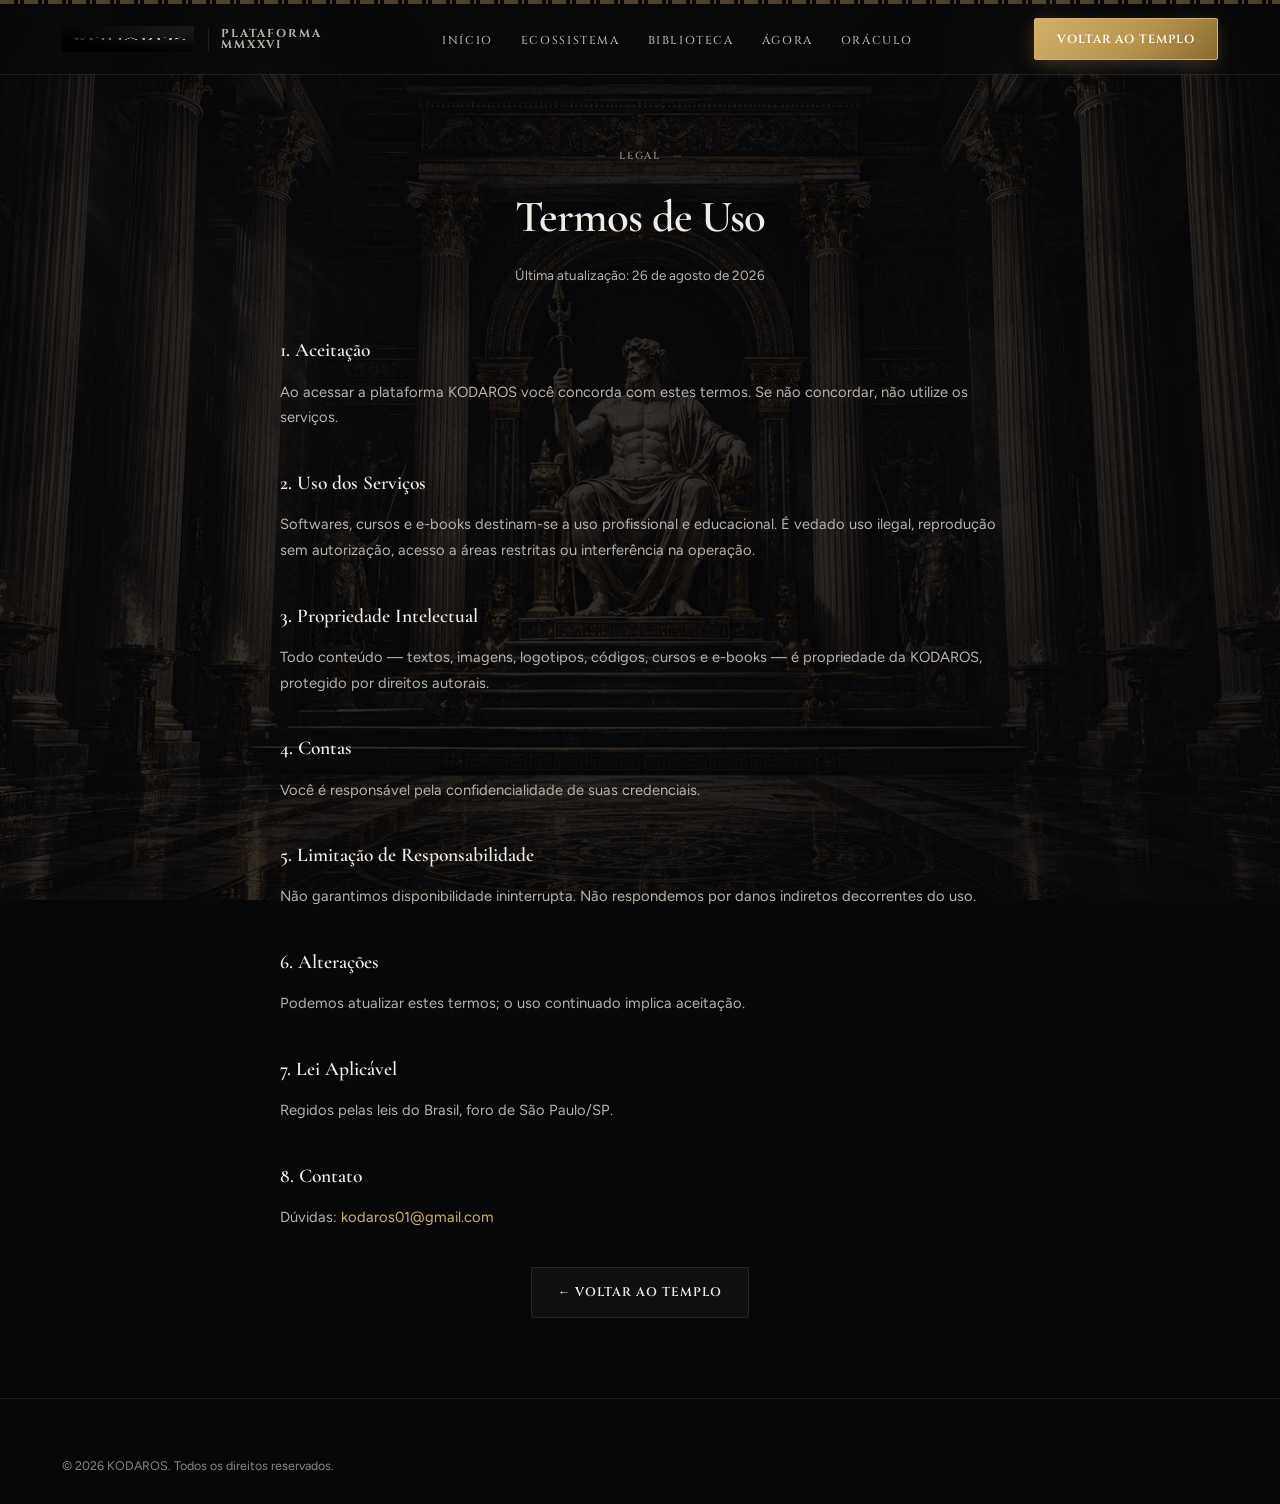
<file: termos.html>
<!DOCTYPE html>
<html lang="pt-BR">
<head>
<meta charset="UTF-8"><meta name="viewport" content="width=device-width, initial-scale=1.0">
<title>Termos de Uso — KODAROS</title>
<meta name="description" content="Termos de Uso da KODAROS.">
<link rel="preconnect" href="https://fonts.googleapis.com"><link rel="preconnect" href="https://fonts.gstatic.com" crossorigin>
<link href="https://fonts.googleapis.com/css2?family=Cinzel:wght@400;500;600;700&family=Cormorant+Garamond:wght@400;500;600;700&family=Figtree:wght@300;400;500;600;700&display=swap" rel="stylesheet">
<link rel="icon" type="image/png" href="kodaros_icon.png">
<link rel="stylesheet" href="style.css">
</head>
<body>
<div class="page-wrap">
<nav class="navbar" id="navbar"><div class="nav-container"><a href="index.html" class="nav-logo"><img src="kodaros_logo.png" alt="KODAROS" width="132" height="26"><span class="nav-logo-mark">PLATAFORMA<br>MMXXVI</span></a><ul class="nav-menu"><li><a href="index.html#inicio" class="nav-link">Início</a></li><li><a href="index.html#ecossistema" class="nav-link">Ecossistema</a></li><li><a href="index.html#biblioteca" class="nav-link">Biblioteca</a></li><li><a href="index.html#ferramentas" class="nav-link">Ágora</a></li><li><a href="index.html#oraculo" class="nav-link">Oráculo</a></li></ul><a href="index.html" class="nav-cta">Voltar ao Templo</a></div></nav>
<main class="legal-page"><div class="container"><div class="legal-header"><span class="section-kicker">Legal</span><h1>Termos de Uso</h1><p class="legal-date">Última atualização: 26 de agosto de 2026</p></div><div class="legal-content">
<section class="legal-section"><h2>1. Aceitação</h2><p>Ao acessar a plataforma KODAROS você concorda com estes termos. Se não concordar, não utilize os serviços.</p></section>
<section class="legal-section"><h2>2. Uso dos Serviços</h2><p>Softwares, cursos e e-books destinam-se a uso profissional e educacional. É vedado uso ilegal, reprodução sem autorização, acesso a áreas restritas ou interferência na operação.</p></section>
<section class="legal-section"><h2>3. Propriedade Intelectual</h2><p>Todo conteúdo — textos, imagens, logotipos, códigos, cursos e e-books — é propriedade da KODAROS, protegido por direitos autorais.</p></section>
<section class="legal-section"><h2>4. Contas</h2><p>Você é responsável pela confidencialidade de suas credenciais.</p></section>
<section class="legal-section"><h2>5. Limitação de Responsabilidade</h2><p>Não garantimos disponibilidade ininterrupta. Não respondemos por danos indiretos decorrentes do uso.</p></section>
<section class="legal-section"><h2>6. Alterações</h2><p>Podemos atualizar estes termos; o uso continuado implica aceitação.</p></section>
<section class="legal-section"><h2>7. Lei Aplicável</h2><p>Regidos pelas leis do Brasil, foro de São Paulo/SP.</p></section>
<section class="legal-section"><h2>8. Contato</h2><p>Dúvidas: <a href="mailto:kodaros01@gmail.com" style="color:var(--aurea)">kodaros01@gmail.com</a></p></section>
</div><div style="text-align:center;margin-top:36px"><a href="index.html" class="btn btn-stone">← Voltar ao templo</a></div></div></main>
<footer class="footer"><div class="container"><div class="footer-bottom"><p>© 2026 KODAROS. Todos os direitos reservados.</p></div></div></footer>
</div>
<script src="script.js"></script>
</body>
</html>
</file>
<file: style.css>
/* ==========================================================
   PLATAFORMA KODAROS — Sistema Greco-Romano
   Arquitetura: Atrium / Stoa / Agora / Oráculo / Biblioteca
   Monocromático (pedra) → Dourado (aura) via --gold
   Zero IA genérica: sem glass, sem blur exagerado,
   sem gradiente violeta. Pedra, mármore, louro, meandro.
   ========================================================== */

/* ---------- TOKENS ---------- */
:root{
  /* Pedra — fase monocromática */
  --stone-obsidian:#070709;
  --stone-basalto:#101012;
  --stone-temple:#16161A;
  --stone-coluna:#1E1E22;
  --ink-primary:#F0ECE6;
  --ink-muted:#B8B2AA;
  --ink-dim:#8A847C;
  --hairline:rgba(237,233,225,0.10);
  --hairline-strong:rgba(237,233,225,0.16);
  /* Aurea — ouro revelado */
  --aurea:#D4AF6A;
  --aurea-lux:#E8C99A;
  --aurea-umbra:#8C6B2F;
  --aurea-soft:rgba(212,175,106,0.14);
  --aurea-hair:rgba(212,175,106,0.28);
  /* Complementares frias (lapis / verdigris) */
  --lapis:#0F1F3C;
  --lapis-soft:rgba(15,31,60,0.55);
  --verdigris:#2E3D36;
  --terra:#A66A3C;
  --papyrus:#F7F5F1;
  --travertino:#E9E0C9;
  /* Derivados dinâmicos */
  --gold:0;
  --color-bg:var(--stone-obsidian);
  --color-surface-1:var(--stone-temple);
  --color-surface-2:var(--stone-coluna);
  --color-text-primary:var(--ink-primary);
  --color-text-muted:var(--ink-muted);
  --color-text-dim:var(--ink-dim);
  --color-border:var(--hairline);
  --color-border-hover:var(--hairline-strong);
  --color-accent:var(--aurea);
  --color-accent-soft:var(--aurea-soft);
  --gradient-aurea:linear-gradient(135deg,#D4AF6A 0%,#B8944F 55%,#8C6B2F 100%);
  --gradient-aurea-soft:linear-gradient(92deg,#E8C99A 0%,#D4AF6A 60%,#B8944F 100%);
  --shadow-temple:0 18px 60px rgba(0,0,0,0.45);
  --ease-expo:cubic-bezier(0.22,1,0.36,1);
}
@property --gold{syntax:"<number>";inherits:true;initial-value:0;}

*{margin:0;padding:0;box-sizing:border-box}
html{scroll-behavior:smooth;font-size:16px;scrollbar-color:#2A2418 var(--stone-obsidian)}
body{
  font-family:'Figtree',system-ui,-apple-system,sans-serif;
  color:var(--ink-primary);
  background:var(--stone-obsidian);
  line-height:1.7;
  -webkit-font-smoothing:antialiased;
  overflow-x:hidden;
  min-height:100vh;
}
/* Background image */
body::before{
  content:'';
  position:fixed;inset:0;z-index:-2;
  background:
    linear-gradient(135deg, rgba(7,7,9,0.88) 0%, rgba(7,7,9,0.82) 50%, rgba(7,7,9,0.92) 100%),
    url('bg.png') center/cover no-repeat;
  opacity:1;
  pointer-events:none;
}
/* Meandro decorativo topo */
body::after{
  content:'';
  position:fixed;top:0;left:0;right:0;height:4px;z-index:9999;
  background:repeating-linear-gradient(90deg, var(--aurea) 0 14px, transparent 14px 18px, var(--aurea) 18px 20px, transparent 20px 24px);
  opacity:calc(0.35 + var(--gold)*0.65);
  transition:opacity .2s linear;
}

/* Grayscale aura: tudo nasce em pedra e ganha ouro */
.page-wrap{
  position:relative;z-index:1;
}
/* Particles wrapper */
#particles-canvas{
  position:fixed;
  top:0;left:0;
  width:100vw;height:100vh;
  pointer-events:none;
  z-index:0;
}
.page-wrap::after{
  content:'';position:fixed;inset:0;z-index:-1;pointer-events:none;
  background:radial-gradient(900px 560px at 78% 10%, rgba(212,175,106,0.09), transparent 66%);
  opacity:var(--gold);transition:opacity .15s linear;
}

/* Seleção */
::selection{background:rgba(212,175,106,0.22);color:#fff}
::-webkit-scrollbar{width:7px;height:7px}
::-webkit-scrollbar-track{background:var(--stone-obsidian)}
::-webkit-scrollbar-thumb{background:#2A2418;border-radius:999px}
::-webkit-scrollbar-thumb:hover{background:#3A3324}



/* Skip */
.skip-link{position:absolute;left:-9999px;top:10px;z-index:99999;background:#fff;color:#070709;padding:10px 18px;border-radius:999px;font-weight:600;font-size:.875rem}
.skip-link:focus{left:16px}

/* Links reset */
a{color:inherit;text-decoration:none;transition:color .25s ease, opacity .25s ease}
a:hover{opacity:0.9}
img{max-width:100%;display:block}
ul{list-style:none}
.container{max-width:1220px;margin:0 auto;padding:0 32px}
@media(max-width:480px){.container{padding:0 20px}}

/* ---------- NAVBAR ---------- */
.navbar{
  position:fixed;top:0;left:0;right:0;z-index:90;
  padding:18px 0 14px;
  background:rgba(7,7,9,0.6);
  backdrop-filter:blur(14px) saturate(1.05);
  -webkit-backdrop-filter:blur(14px) saturate(1.05);
  border-bottom:1px solid var(--hairline);
  transition:background .3s ease, padding .3s ease, border-color .3s ease;
}
.navbar.scrolled{
  background:rgba(7,7,9,0.88);
  padding:12px 0;
  border-bottom-color:rgba(212,175,106,0.16);
  box-shadow:0 8px 32px rgba(0,0,0,0.35);
}
.nav-container{max-width:1220px;margin:0 auto;padding:0 32px;display:flex;align-items:center;justify-content:space-between;gap:28px}
.nav-logo{display:flex;align-items:center;gap:14px}
.nav-logo-text{font-family:'Cinzel',serif;font-weight:700;letter-spacing:.18em;font-size:1rem;color:var(--ink-primary)}
.nav-bust{height:40px;width:auto;border-radius:2px}
.nav-logo-mark{font-family:'Cinzel',serif;font-weight:700;letter-spacing:.16em;font-size:.72rem;color:var(--ink-muted);border-left:1px solid var(--hairline);padding-left:12px;line-height:1}
.nav-menu{display:flex;gap:28px;align-items:center}
.nav-link{
  font-family:'Cinzel',serif;font-size:.72rem;font-weight:500;letter-spacing:.14em;text-transform:uppercase;
  color:var(--ink-muted);position:relative;padding-bottom:4px;transition:color .25s ease;
}
.nav-link::after{content:'';position:absolute;left:50%;bottom:0;width:0;height:1px;background:var(--aurea);transition:width .35s var(--ease-expo), left .35s var(--ease-expo)}
.nav-link:hover{color:var(--ink-primary)}
.nav-link:hover::after{width:100%;left:0}
.nav-link.active{color:var(--ink-primary)}
.nav-link.active::after{width:100%;left:0}
.nav-cta{
  font-family:'Cinzel',serif;font-size:.74rem;font-weight:600;letter-spacing:.08em;text-transform:uppercase;
  padding:10px 22px;border-radius:2px;border:1px solid var(--aurea);
  background:var(--gradient-aurea);color:#fff;
  box-shadow:0 6px 18px rgba(212,175,106,0.22);
  transition:transform .3s var(--ease-expo), box-shadow .3s ease;
  display:inline-flex;align-items:center;gap:8px;
}
.nav-cta:hover{box-shadow:0 10px 28px rgba(212,175,106,0.32)}
.nav-toggle{display:none;flex-direction:column;gap:5px;background:none;border:none;cursor:pointer;padding:6px}
.nav-toggle span{width:22px;height:1px;background:var(--ink-primary);transition:all .35s var(--ease-expo)}
@media(max-width:980px){
  .nav-menu,.nav-cta{display:none}
  .nav-toggle{display:flex}
  .nav-menu.active{
    display:flex;flex-direction:column;position:absolute;top:100%;left:0;right:0;
    background:rgba(10,10,12,0.98);border-bottom:1px solid var(--hairline);padding:22px 32px 28px;gap:18px;
  }
}

/* ---------- HERO / ATRIUM ---------- */
.hero{
  min-height:92vh;display:flex;align-items:center;
  padding:132px 0 64px;position:relative;overflow:hidden;
}
.hero::before{
  content:'';
  position:absolute;inset:0;z-index:-1;
  background:
    linear-gradient(180deg, rgba(7,7,9,0.55) 0%, transparent 45%),
    repeating-linear-gradient(90deg, transparent 0 42px, rgba(237,233,225,0.025) 42px 43px);
  pointer-events:none;
}
.hero-container{max-width:1220px;margin:0 auto;padding:0 32px;display:grid;grid-template-columns:1.08fr .92fr;gap:56px;align-items:center;width:100%}
.hero-label{
  display:inline-flex;align-items:center;gap:10px;
  font-family:'Cinzel',serif;font-size:.64rem;font-weight:600;letter-spacing:.18em;text-transform:uppercase;
  color:var(--ink-dim);border:1px solid var(--hairline);background:rgba(237,233,225,0.04);
  padding:7px 14px;border-radius:2px;margin-bottom:22px;
}
.hero-label::before{content:'—';color:var(--aurea);opacity:calc(0.6 + var(--gold)*0.4)}
.hero-title{
  font-family:'Cormorant Garamond',serif;font-size:clamp(2.6rem,5.8vw,4.4rem);font-weight:600;line-height:1.05;letter-spacing:-.03em;
  margin-bottom:18px;color:var(--ink-primary);
}
.hero-title .line{display:block;overflow:hidden;margin-bottom:2px}
.hero-title .word-reveal{display:inline-block;opacity:0;transform:translateY(36px);animation:wordReveal .85s var(--ease-expo) forwards}
.hero-title .word-reveal:nth-child(1){animation-delay:.25s}.hero-title .word-reveal:nth-child(2){animation-delay:.38s}
.hero-title .word-reveal:nth-child(3){animation-delay:.51s}.hero-title .word-reveal:nth-child(4){animation-delay:.64s}
.hero-title .word-reveal:nth-child(5){animation-delay:.77s}.hero-title .word-reveal:nth-child(6){animation-delay:.9s}
.text-aurea{
  background:var(--gradient-aurea-soft);-webkit-background-clip:text;background-clip:text;-webkit-text-fill-color:transparent;color:transparent;
  filter:grayscale(calc((1 - var(--gold))*100%));
}
.hero-subtitle{font-family:'Figtree',sans-serif;font-size:1.08rem;font-weight:400;color:var(--ink-muted);line-height:1.7;max-width:520px;margin-bottom:30px}
.hero-actions{display:flex;gap:14px;flex-wrap:wrap;align-items:center}
.btn{
  display:inline-flex;align-items:center;justify-content:center;gap:10px;
  font-family:'Cinzel',serif;font-size:.78rem;font-weight:600;letter-spacing:.08em;text-transform:uppercase;
  padding:14px 26px;border-radius:2px;cursor:pointer;position:relative;overflow:hidden;
  transition:transform .35s var(--ease-expo), box-shadow .3s ease, background .3s ease, border-color .3s ease;
  border:none;
}
.btn svg{transition:transform .35s var(--ease-expo);flex-shrink:0}
.btn:hover svg{transform:none}
.btn-aurea{background:var(--gradient-aurea);color:#fff;box-shadow:0 8px 22px rgba(212,175,106,0.28);border:1px solid rgba(212,175,106,0.35)}
.btn-aurea:hover{box-shadow:0 8px 22px rgba(212,175,106,0.28)}
.btn-stone{background:rgba(237,233,225,0.04);color:var(--ink-primary);border:1px solid var(--hairline)}
.btn-stone:hover{background:rgba(237,233,225,0.07);border-color:var(--hairline-strong);color:var(--ink-muted);border:1px solid var(--hairline)}
.btn:active{transform:scale(.98)}
/* Hero visual — templo */
.hero-visual{position:relative;height:520px;display:flex;align-items:center;justify-content:center}
.temple-illust{
  position:relative;width:min(420px,100%);aspect-ratio:1;display:flex;align-items:center;justify-content:center;
}
.temple-columns{
  position:absolute;inset:0;display:grid;grid-template-columns:repeat(4,1fr);gap:12px;padding:18px;
  opacity:calc(0.08 + var(--gold)*0.08);pointer-events:none;
}
.temple-col{
  background:linear-gradient(180deg, rgba(237,233,225,0.08), rgba(237,233,225,0.02));
  border:1px solid var(--hairline);border-radius:2px;position:relative;
}
.temple-col::before{content:'';position:absolute;top:-6px;left: -2px;right:-2px;height:8px;background:var(--ink-primary);opacity:0.08;border-radius:1px}
.temple-pediment{
  position:absolute;top:8px;left:50%;transform:translateX(-50%);width:62%;height:14px;
  background:var(--ink-primary);opacity:0.04;clip-path:polygon(50% 0, 100% 100%, 0 100%);
}
.hero-icon-wrap{
  position:relative;z-index:2;width:280px;height:280px;
  display:flex;align-items:center;justify-content:center;
  background:radial-gradient(ellipse at center, rgba(212,175,106,0.08), transparent 70%);
}
.hero-icon-wrap img{width:72%;height:auto;filter:drop-shadow(0 16px 32px rgba(0,0,0,0.35));opacity:0.96}
@keyframes spin{to{transform:rotate(360deg)}}
.scroll-indicator{position:absolute;bottom:28px;left:50%;transform:translateX(-50%);display:flex;flex-direction:column;align-items:center;gap:10px;opacity:0;animation:fadeIn 1s ease 2.2s forwards}
.scroll-indicator span{font-family:'Cinzel',serif;font-size:.58rem;letter-spacing:.18em;text-transform:uppercase;color:var(--ink-dim)}
.scroll-line{width:1px;height:48px;background:linear-gradient(180deg, rgba(237,233,225,0.3), transparent);position:relative;overflow:hidden}
.scroll-line::after{content:'';position:absolute;top:-100%;left:0;width:100%;height:100%;background:linear-gradient(180deg, transparent, var(--aurea), transparent);animation:scrollPulse 2.1s ease-in-out infinite}
@keyframes scrollPulse{0%{top:-100%}100%{top:100%}}

@media(max-width:980px){
  .hero-container{grid-template-columns:1fr;gap:42px;text-align:center}
  .hero-subtitle{margin:0 auto 30px}
  .hero-actions{justify-content:center}
  .hero-visual{height:360px;order:2}
  .hero-content{order:1}
}

/* ---------- SECTION HEADER ---------- */
.section{padding:88px 0;position:relative;border-top:1px solid var(--hairline);background:transparent}
.section--stone{background:transparent}
.section--obsidian{background:transparent}
.section--papyrus{background:var(--papyrus);color:#1A1A1A}
.section--papyrus .section-label{color:#7A735F;border-color:rgba(0,0,0,0.08)}
.section--papyrus .section-title{color:#121212}
.section--papyrus .section-desc{color:#5A5650}
.section-header{text-align:center;max-width:720px;margin:0 auto 54px;position:relative}
.section-kicker{
  display:inline-flex;align-items:center;gap:12px;
  font-family:'Cinzel',serif;font-size:.64rem;font-weight:600;letter-spacing:.18em;text-transform:uppercase;
  color:var(--ink-dim);margin-bottom:14px;
}
.section-kicker::before,.section-kicker::after{content:'—';color:var(--aurea);opacity:calc(0.6 + var(--gold)*0.4)}
.section-label-mini{
  display:inline-block;font-family:'Cinzel',serif;font-size:.62rem;font-weight:600;letter-spacing:.14em;text-transform:uppercase;
  color:var(--aurea);border:1px solid var(--aurea-hair);background:var(--aurea-soft);
  padding:5px 12px;border-radius:999px;margin-bottom:12px;
}
.section-title{
  font-family:'Cormorant Garamond',serif;font-size:clamp(2rem,4.2vw,2.9rem);font-weight:600;line-height:1.08;letter-spacing:-.02em;
  color:var(--ink-primary);margin-bottom:14px;
}
.section-desc{font-family:'Figtree',sans-serif;font-size:1rem;color:var(--ink-muted);line-height:1.65;margin:0 auto}
.section-header::after{
  content:'◆';display:block;margin:22px auto 0;font-size:8px;color:var(--aurea);letter-spacing:8px;opacity:calc(0.5 + var(--gold)*0.5)
}
.meander{
  height:10px;margin:28px auto 0;max-width:220px;
  background:repeating-linear-gradient(90deg, var(--hairline) 0 10px, transparent 10px 14px, var(--hairline) 14px 16px, transparent 16px 20px);
  opacity:0.6;
}

/* ---------- STOA / ECOSSISTEMA ---------- */
.stoa-grid{
  display:grid;grid-template-columns:repeat(3,1fr);gap:1px;
  border:1px solid var(--hairline);background:var(--hairline);border-radius:2px;overflow:hidden;
  max-width:1180px;margin:0 auto;
}
@media(max-width:1020px){.stoa-grid{grid-template-columns:repeat(2,1fr)}}
@media(max-width:560px){.stoa-grid{grid-template-columns:1fr}}
.stoa-card{
  background:rgba(7,7,9,0.6);backdrop-filter:blur(8px);padding:32px 28px;position:relative;text-align:left;
  transition:background .25s ease;
}
.stoa-card::before{content:'';position:absolute;top:0;left:0;right:0;height:2px;background:var(--aurea);opacity:0;transition:opacity .25s ease}
.stoa-card:hover{background:rgba(7,7,9,0.85)}
.stoa-card:hover::before{opacity:1}
.stoa-icon{
  width:44px;height:44px;display:flex;align-items:center;justify-content:center;
  border:1px solid var(--hairline);background:rgba(237,233,225,0.05);color:var(--ink-muted);margin-bottom:18px;border-radius:2px;
  transition:border-color .25s ease, color .25s ease;
}
.stoa-card:hover .stoa-icon{border-color:var(--aurea-hair);color:var(--aurea)}
.stoa-card h3{font-family:'Cormorant Garamond',serif;font-size:1.22rem;font-weight:600;letter-spacing:-.01em;margin-bottom:8px;color:var(--ink-primary)}
.stoa-card p{font-size:.9rem;color:var(--ink-muted);line-height:1.6;margin-bottom:18px;min-height:66px}
.stoa-meta{font-family:'Cinzel',serif;font-size:.62rem;letter-spacing:.1em;text-transform:uppercase;color:var(--aurea);display:inline-flex;align-items:center;gap:6px}
.stoa-status{font-family:'Cinzel',serif;font-size:.6rem;letter-spacing:.1em;text-transform:uppercase;padding:4px 10px;border-radius:999px;border:1px solid var(--hairline);color:var(--ink-muted);position:absolute;top:18px;right:18px}
.stoa-status.live{color:var(--aurea);border-color:var(--aurea-hair);background:var(--aurea-soft)}

/* ---------- BIBLIOTECA ---------- */
.biblioteca{background:transparent;color:var(--ink-primary)}
.biblioteca .section-title{color:var(--ink-primary)}
.biblioteca .section-desc{color:var(--ink-muted)}
.ebook-filter{display:flex;flex-wrap:wrap;gap:8px;justify-content:center;margin:0 auto 36px}
.ebook-filter-btn{
  font-family:'Cinzel',serif;font-size:.68rem;font-weight:600;letter-spacing:.06em;text-transform:uppercase;
  color:#6B6560;background:#fff;border:1px solid rgba(0,0,0,0.08);padding:9px 16px;border-radius:999px;cursor:pointer;transition:all .2s ease;
}
.ebook-filter-btn:hover{border-color:var(--aurea-hair);color:#1A1A1A}
.ebook-filter-btn.active{background:#0F0F0F;color:#fff;border-color:#0F0F0F;box-shadow:0 6px 18px rgba(0,0,0,0.12)}
.ebooks-grid{display:grid;grid-template-columns:repeat(auto-fill,minmax(268px,1fr));gap:18px;max-width:1220px;margin:0 auto}
.ebook-card{
  background:rgba(7,7,9,0.65);backdrop-filter:blur(8px);border:1px solid var(--hairline);border-radius:2px;overflow:hidden;display:flex;flex-direction:column;
  transition:border-color .2s ease, box-shadow .2s ease, transform .2s var(--ease-expo);
  position:relative;
}
.ebook-card::before{content:'';position:absolute;top:0;left:0;right:0;height:2px;background:var(--aurea);opacity:0;transition:opacity .2s ease}
.ebook-card:hover{border-color:rgba(212,175,106,0.4);box-shadow:0 12px 32px rgba(0,0,0,0.25);transform:translateY(-3px)}
.ebook-card:hover::before{opacity:1}
.ebook-card.hide{display:none}
.ebook-cover{aspect-ratio:3/4;overflow:hidden;background:#151210;display:flex;align-items:center;justify-content:center;position:relative}
.ebook-cover img{width:100%;height:100%;object-fit:cover;transition:transform .5s var(--ease-expo)}
.ebook-card:hover .ebook-cover img{transform:scale(1.03)}
.ebook-cover::after{content:'';position:absolute;inset:0;box-shadow:inset 0 0 0 1px rgba(0,0,0,0.06);pointer-events:none}
.ebook-body{padding:18px 18px 20px;display:flex;flex-direction:column;gap:8px;flex:1}
.ebook-badge{align-self:flex-start;font-family:'Cinzel',serif;font-size:.62rem;font-weight:700;letter-spacing:.08em;text-transform:uppercase;color:#fff;background:var(--gradient-aurea);padding:5px 10px;border-radius:999px}
.ebook-title{font-family:'Cormorant Garamond',serif;font-size:1.18rem;font-weight:600;line-height:1.25;color:var(--ink-primary)}
.ebook-desc{font-size:.86rem;color:var(--ink-muted);line-height:1.55;flex:1}
.ebook-price{display:flex;align-items:baseline;gap:8px;margin-top:8px}
.ebook-price .old{font-size:.78rem;color:var(--ink-dim);text-decoration:line-through}
.ebook-price .now{font-family:'Cormorant Garamond',serif;font-size:1.32rem;font-weight:700;color:var(--ink-primary)}
.ebook-cta{margin-top:12px;width:100%;justify-content:center;padding:12px 14px;font-size:.72rem}
.ebook-card.placeholder{align-items:center;justify-content:center;text-align:center;min-height:360px;border-style:dashed;background:rgba(7,7,9,0.5)}
.ebook-card.placeholder .ebook-body{align-items:center}

/* SOFTWARES — card horizontal */
.software-card{
  background:rgba(7,7,9,0.65);backdrop-filter:blur(8px);border:1px solid var(--hairline);border-radius:2px;overflow:hidden;
  display:grid;grid-template-columns:280px 1fr;max-width:880px;margin:0 auto;position:relative;
  transition:border-color .2s ease, box-shadow .2s ease, transform .2s var(--ease-expo);
}
.software-card::before{content:'';position:absolute;top:0;left:0;right:0;height:2px;background:var(--aurea);opacity:0;transition:opacity .2s ease;z-index:1}
.software-card:hover{border-color:rgba(212,175,106,0.4);box-shadow:0 12px 32px rgba(0,0,0,0.25);transform:translateY(-3px)}
.software-card:hover::before{opacity:1}
.software-cover{background:#0A0A0C;display:flex;align-items:center;justify-content:center;overflow:hidden}
.software-cover img{width:100%;height:100%;object-fit:cover;transition:transform .5s var(--ease-expo)}
.software-card:hover .software-cover img{transform:scale(1.03)}
.software-body{padding:26px 28px;display:flex;flex-direction:column;gap:10px}
.software-body .ebook-badge{align-self:flex-start}
.software-body .ebook-title{font-size:1.5rem}
.software-feats{list-style:none;display:flex;flex-direction:column;gap:7px;margin:4px 0 2px;padding:0}
.software-feats li{position:relative;padding-left:20px;font-size:.86rem;color:var(--ink-muted);line-height:1.5}
.software-feats li::before{content:'—';position:absolute;left:0;color:var(--aurea-deep,#B08D4A);font-weight:700}
.software-body .ebook-cta{width:auto;align-self:flex-start;padding:13px 26px}
@media(max-width:720px){
  .software-card{grid-template-columns:1fr}
  .software-cover{aspect-ratio:3/2}
  .software-body{padding:20px}
  .software-body .ebook-cta{width:100%;align-self:stretch;justify-content:center}
}

/* ---------- AGORA / FERRAMENTAS ---------- */
.agora-head{text-align:center;margin-bottom:34px}
.agora-toolbar{
  display:flex;gap:12px;flex-wrap:wrap;align-items:center;justify-content:space-between;
  max-width:1220px;margin:0 auto 18px;padding:0 2px;gap:14px;
}
.agora-search-wrap{flex:1;min-width:260px;position:relative;display:flex;align-items:center;gap:10px}
.agora-search{
  flex:1;padding:13px 16px 13px 42px;border-radius:2px;border:1px solid var(--hairline);
  background:rgba(237,233,225,0.04);color:var(--ink-primary);font-family:'Figtree',sans-serif;font-size:.9rem;
  transition:border-color .2s ease, box-shadow .2s ease;
}
.agora-search::placeholder{color:var(--ink-dim)}
.agora-search:focus{outline:none;border-color:var(--aurea-hair);box-shadow:0 0 0 3px var(--aurea-soft)}
.agora-search-wrap::before{content:'⌕';position:absolute;left:14px;font-size:16px;color:var(--ink-dim);pointer-events:none}
.agora-meta{font-family:'Cinzel',serif;font-size:.68rem;letter-spacing:.06em;text-transform:uppercase;color:var(--ink-dim);white-space:nowrap}
.agora-cats{display:flex;gap:12px;flex-wrap:wrap;align-items:center;justify-content:center;padding:12px;background:rgba(237,233,225,0.03);border:1px solid var(--hairline);border-radius:2px;overflow-x:auto;scrollbar-width:none}
.agora-cat{
  font-family:'Cinzel',serif;font-size:.68rem;font-weight:600;letter-spacing:.07em;text-transform:uppercase;
  padding:10px 18px;border-radius:2px;border:1px solid var(--hairline);background:rgba(237,233,225,0.03);color:var(--ink-muted);cursor:pointer;transition:all .2s ease;white-space:nowrap;min-width:110px;text-align:center;margin:2px;
}
.agora-cat:hover{border-color:var(--hairline-strong);color:var(--ink-primary)}
.agora-cat.active{background:var(--aurea);color:var(--stone-obsidian);border-color:var(--aurea);box-shadow:0 2px 8px rgba(212,175,106,0.25)}
.fav-bar-wrap{
  max-width:1220px;margin:0 auto 18px;padding:12px 14px;
  border:1px solid var(--hairline);background:rgba(237,233,225,0.02);border-radius:2px;
  display:flex;align-items:center;gap:10px;flex-wrap:wrap;
}
.fav-bar-wrap[hidden]{display:none !important}
.fav-bar-label{font-family:'Cinzel',serif;font-size:.62rem;letter-spacing:.08em;text-transform:uppercase;color:var(--ink-dim);font-weight:600;white-space:nowrap}
.fav-bar{display:flex;gap:8px;flex-wrap:wrap;align-items:center}
.fav-bar:empty::after{content:'—';color:var(--ink-dim);opacity:.5;font-size:.8rem}
.chip{
  font-family:'Figtree',sans-serif;font-size:.76rem;font-weight:500;
  background:rgba(237,233,225,0.04);border:1px solid var(--hairline);color:var(--ink-muted);
  padding:6px 12px;border-radius:999px;cursor:pointer;max-width:200px;overflow:hidden;text-overflow:ellipsis;white-space:nowrap;
  transition:all .15s ease;
}
.chip:hover{background:rgba(237,233,225,0.07);color:var(--ink-primary)}
.chip-fav{border-color:rgba(212,175,106,0.35);color:var(--aurea-lux)}
.tools-grid{display:grid;grid-template-columns:repeat(2,1fr);gap:16px;align-items:start;max-width:1220px;margin:0 auto 48px}
@media(max-width:900px){.tools-grid{grid-template-columns:1fr}}
.tool{
  position:relative;padding:24px 22px;border-radius:2px;
  border:1px solid var(--hairline);background:var(--stone-temple);
  transition:border-color .2s ease, background .2s ease;
  overflow:hidden;
}
.tool::before{content:'';position:absolute;left:0;top:0;bottom:0;width:2px;background:var(--aurea);opacity:0;transition:opacity .2s ease}
.tool:hover{border-color:var(--hairline-strong);background:var(--stone-coluna)}
.tool:hover::before{opacity:1}
.tool.fav{border-color:rgba(212,175,106,0.28)}
.tool.hidden-by-search,.tool.hidden-by-cat{display:none !important}
.tool-head{display:flex;align-items:center;gap:14px;margin-bottom:8px}
.tool-num{
  flex:0 0 auto;width:30px;height:30px;border-radius:2px;display:flex;align-items:center;justify-content:center;
  font-family:'Cinzel',serif;font-weight:600;font-size:11px;letter-spacing:.04em;
  background:rgba(237,233,225,0.05);border:1px solid var(--hairline);color:var(--ink-dim);
}
.tool-head h3{font-family:'Cormorant Garamond',serif;font-size:1.16rem;font-weight:600;letter-spacing:-.01em;line-height:1.2;color:var(--ink-primary)}
.tool-ebook{display:block;font-family:'Cinzel',serif;font-size:.62rem;letter-spacing:.06em;text-transform:uppercase;color:var(--ink-dim);margin-top:2px}
.tool-desc{color:var(--ink-muted);font-size:.88rem;line-height:1.6;margin:10px 0 16px}
.star-btn{
  position:absolute;top:10px;right:10px;background:transparent;border:none;cursor:pointer;
  font-size:18px;line-height:1;padding:4px;color:rgba(237,233,225,0.18);transition:color .15s ease, transform .15s ease;
}
.star-btn:hover{color:rgba(237,233,225,0.55);transform:scale(1.12)}
.star-btn.on{color:var(--aurea);text-shadow:0 0 12px rgba(212,175,106,0.45)}
/* Inputs */
.field{display:flex;flex-direction:column;gap:6px;margin-bottom:12px}
.field.row{display:grid;grid-template-columns:1fr 1fr;gap:12px}
@media(max-width:520px){.field.row{grid-template-columns:1fr}}
.field label{font-family:'Cinzel',serif;font-size:.64rem;letter-spacing:.06em;text-transform:uppercase;color:var(--ink-muted);font-weight:600}
.field input,.field select,.field textarea{
  padding:11px 12px;border:1px solid rgba(237,233,225,0.12);border-radius:2px;
  font-size:14px;font-family:'Figtree',sans-serif;color:var(--ink-primary);background:rgba(237,233,225,0.04);
  transition:border-color .2s ease, box-shadow .2s ease;
}
.field input:focus,.field select:focus,.field textarea:focus{outline:none;border-color:var(--aurea-hair);box-shadow:0 0 0 3px var(--aurea-soft)}
.field textarea{resize:vertical;min-height:72px}
.field .hint{font-size:.7rem;color:var(--ink-dim);margin-top:2px}
/* Results */
.result{margin-top:16px;border-top:1px solid var(--hairline);padding-top:16px;display:none}
.result.show{display:block;animation:fadeIn .35s ease both}
.res-grid{display:grid;grid-template-columns:repeat(auto-fit,minmax(120px,1fr));gap:10px}
.res{background:rgba(7,7,9,0.5);border:1px solid var(--hairline);padding:14px;border-radius:2px;text-align:center;position:relative;overflow:hidden}
.res::before{content:'';position:absolute;top:0;left:0;right:0;height:1px;background:var(--aurea);opacity:0;transition:opacity .2s ease}
.res.good::before{opacity:1}
.res .v{display:block;font-family:'Cormorant Garamond',serif;font-size:1.22rem;font-weight:700;color:var(--ink-primary);line-height:1}
.res .l{font-family:'Cinzel',serif;font-size:.62rem;letter-spacing:.04em;text-transform:uppercase;color:var(--ink-muted);margin-top:6px;display:block}
.res.good{border-color:rgba(212,175,106,0.22);background:rgba(212,175,106,0.07)}
.res.warn{border-color:rgba(237,233,225,0.18)}
.res.bad{border-color:rgba(200,80,60,0.28);background:rgba(200,80,60,0.07)}
.res.bad .v{color:#E8A090}
table.tbl{width:100%;border-collapse:collapse;margin-top:12px;font-size:.84rem}
table.tbl th,table.tbl td{border:1px solid var(--hairline);padding:8px 10px;text-align:right}
table.tbl th{background:rgba(237,233,225,0.06);color:var(--ink-primary);font-family:'Cinzel',serif;font-size:.66rem;letter-spacing:.04em;font-weight:600}
table.tbl td:first-child,table.tbl th:first-child{text-align:left}
tr.gargalo td{background:rgba(212,175,106,0.08);font-weight:700;color:var(--aurea-lux)}
tr.total td{font-weight:700;color:var(--ink-primary);border-top:2px solid rgba(212,175,106,0.28)}
.copy-row{display:flex;gap:8px;margin-top:10px}
.copy-row input{flex:1}
.answer-box{margin-top:12px;padding:14px;border-radius:2px;background:rgba(237,233,225,0.04);border:1px solid var(--hairline);font-size:.9rem;line-height:1.7;white-space:pre-wrap;color:var(--ink-primary)}
.badge-ok{color:var(--aurea);font-weight:700}
.badge-warn{color:var(--ink-muted);font-weight:700}
.badge-bad{color:#C07A60;font-weight:700}
.check-item{display:flex;align-items:flex-start;gap:10px;padding:9px 0;border-bottom:1px solid var(--hairline);font-size:.88rem}
.check-item input{width:16px;height:16px;margin-top:3px;accent-color:var(--aurea);flex:0 0 auto}
.check-item label{color:var(--ink-muted);cursor:pointer}
.score-bar{height:8px;border-radius:999px;background:rgba(237,233,225,0.08);overflow:hidden;margin-top:12px}
.score-bar>span{display:block;height:100%;background:var(--gradient-aurea);width:0;transition:width .6s var(--ease-expo)}
.quadrant-grid{display:grid;grid-template-columns:1fr 1fr;gap:10px;margin-top:12px}
@media(max-width:600px){.quadrant-grid{grid-template-columns:1fr}}
.quadrant{padding:14px;border-radius:2px;border:1px solid var(--hairline);background:rgba(237,233,225,0.02)}
.quadrant h4{font-family:'Cinzel',serif;font-size:.7rem;letter-spacing:.04em;text-transform:uppercase;margin-bottom:8px;color:var(--ink-primary)}
.quadrant.q1{border-top:2px solid var(--aurea)}
.quadrant.q2{border-top:2px solid var(--verdigris)}
.quadrant.q3{border-top:2px solid var(--hairline-strong)}
.quadrant.q4{border-top:2px solid rgba(237,233,225,0.06)}
.quadrant textarea{width:100%;min-height:80px}
.tpl-preview{width:100%;max-width:320px;border:1px solid var(--hairline);border-radius:2px;background:#0A0A0A;display:block;margin-top:8px}
.tpl-actions{display:flex;gap:10px;margin-top:10px;flex-wrap:wrap}
.btn-sm{padding:9px 16px;font-size:.72rem}
.tool-formula{margin-top:14px;border:1px solid var(--hairline);border-radius:2px;background:rgba(212,175,106,0.04);overflow:hidden}
.tool-formula summary{cursor:pointer;padding:10px 14px;list-style:none;font-family:'Cinzel',serif;font-size:.68rem;font-weight:600;letter-spacing:.04em;text-transform:uppercase;color:var(--ink-muted);display:flex;align-items:center;gap:8px}
.tool-formula summary::-webkit-details-marker{display:none}
.tool-formula summary::before{content:'◈';color:var(--aurea);font-size:.7rem}
.tool-formula summary::after{content:'+';margin-left:auto;color:var(--ink-dim);transition:transform .2s ease}
.tool-formula[open] summary::after{content:'—'}
.tool-formula-body{padding:2px 14px 12px;font-size:.82rem;line-height:1.65;color:var(--ink-muted)}
.tool-actions{display:flex;gap:8px;margin-top:12px;flex-wrap:wrap}
.tool-anchor{position:absolute;top:-90px}

/* ---------- ORÁCULO / FUNIL ---------- */
.oraculo{background:transparent;position:relative}
.oraculo::before{
  content:'';position:absolute;top:0;left:50%;transform:translateX(-50%);width:min(920px,92%);height:1px;
  background:linear-gradient(90deg, transparent, var(--aurea-hair), transparent);
}
.funnel{max-width:640px;margin:0 auto;position:relative;z-index:1}
.funnel .step{display:none;width:100%}
.funnel .step.is-active{display:block;animation:stepIn .5s var(--ease-expo)}
@keyframes stepIn{from{opacity:0;transform:translateY(18px)}to{opacity:1;transform:none}}
.badge-oraculo{
  display:inline-flex;align-items:center;gap:8px;padding:6px 12px;border-radius:999px;
  border:1px solid var(--hairline);background:rgba(237,233,225,0.03);
  font-family:'Cinzel',serif;font-size:.62rem;font-weight:700;letter-spacing:.14em;text-transform:uppercase;color:var(--ink-dim);
}
.badge-dot{width:6px;height:6px;border-radius:50%;background:var(--aurea);box-shadow:0 0 8px rgba(212,175,106,0.5)}
.oraculo-title{
  margin-top:18px;font-family:'Cormorant Garamond',serif;font-size:clamp(1.9rem,5vw,2.6rem);font-weight:700;line-height:1.12;letter-spacing:-.02em;color:var(--ink-primary);text-align:center;
}
.oraculo-title .aurea{color:var(--aurea)}
.lead-oraculo{margin:14px auto 0;max-width:520px;color:var(--ink-muted);font-size:1rem;text-align:center}
.lead-oraculo strong{color:var(--ink-primary)}
.ebook-teaser-oraculo{
  margin:32px auto 28px;max-width:440px;display:flex;align-items:center;gap:18px;padding:18px;
  border-radius:2px;border:1px solid var(--hairline);background:var(--stone-temple);text-align:left;
}
.ebook-teaser-oraculo img{width:94px;border-radius:2px;border:1px solid var(--hairline);box-shadow:0 12px 28px rgba(0,0,0,0.28)}
.gift-tag{
  display:inline-block;align-self:flex-start;padding:4px 10px;border-radius:999px;
  font-family:'Cinzel',serif;font-size:.58rem;font-weight:700;letter-spacing:.1em;text-transform:uppercase;
  color:var(--aurea);background:var(--aurea-soft);border:1px solid var(--aurea-hair);
}
.progress-oraculo{width:100%;height:4px;border-radius:999px;background:rgba(237,233,225,0.08);overflow:hidden;margin-bottom:14px}
.progress-fill{height:100%;width:var(--p,0%);border-radius:999px;background:var(--gradient-aurea);box-shadow:0 0 12px rgba(212,175,106,0.4);transition:width .5s var(--ease-expo)}
.progress-label{font-family:'Cinzel',serif;font-size:.64rem;font-weight:700;letter-spacing:.18em;text-transform:uppercase;color:var(--ink-dim);margin-bottom:18px;text-align:center}
.question{font-family:'Cormorant Garamond',serif;font-size:clamp(1.35rem,4.5vw,1.7rem);font-weight:700;line-height:1.28;letter-spacing:-.01em;text-align:center;color:var(--ink-primary)}
.question-sub{margin-top:8px;color:var(--ink-muted);font-size:.92rem;text-align:center}
.profile-grid{margin-top:24px;display:flex;flex-direction:column;gap:12px}
.profile-card{
  display:flex;align-items:center;gap:16px;padding:16px;border-radius:2px;
  border:1px solid var(--hairline);border-left:2px solid transparent;
  background:rgba(7,7,9,0.5);backdrop-filter:blur(8px);color:var(--ink-primary);cursor:pointer;transition:all .18s ease;text-align:left;width:100%;
}
.profile-card:hover{border-left-color:var(--hairline-strong);background:rgba(7,7,9,0.7)}
.profile-card.is-selected{border-left-color:var(--aurea);background:rgba(7,7,9,0.7);border-color:var(--hairline-strong)}
.pc-icon{flex-shrink:0;width:56px;height:56px;border-radius:2px;display:flex;align-items:center;justify-content:center;border:1px solid var(--hairline);color:var(--ink-muted);background:rgba(237,233,225,0.05)}
.pc-icon svg{width:26px;height:26px}
.pc-icon.violet{color:var(--aurea);background:var(--aurea-soft);border-color:var(--aurea-hair)}
.pc-icon.cyan{color:var(--aurea-lux);background:rgba(212,175,106,0.08);border-color:rgba(212,175,106,0.18)}
.pc-text{flex:1;display:flex;flex-direction:column;gap:2px}
.pc-text strong{font-family:'Cinzel',serif;font-size:.82rem;font-weight:700;letter-spacing:.04em;text-transform:uppercase}
.pc-text small{color:var(--ink-dim);font-size:.82rem;line-height:1.4}
.pc-check{flex-shrink:0;width:28px;height:28px;border-radius:50%;border:1px solid var(--hairline);display:flex;align-items:center;justify-content:center;color:transparent;transition:all .18s ease}
.pc-check svg{width:14px;height:14px}
.profile-card.is-selected .pc-check{border-color:var(--aurea);background:var(--aurea);color:#fff}
.options{margin-top:22px;display:flex;flex-direction:column;gap:10px}
.option{
  padding:16px 18px;border-radius:2px;border:1px solid var(--hairline);background:rgba(7,7,9,0.4);backdrop-filter:blur(8px);
  color:var(--ink-primary);font-family:'Figtree',sans-serif;font-size:.96rem;font-weight:600;text-align:left;cursor:pointer;transition:all .18s var(--ease-expo);
}
.option:hover{border-color:rgba(212,175,106,0.35);background:rgba(212,175,106,0.08)}
.option.is-selected{border-color:var(--aurea);background:rgba(212,175,106,0.12);box-shadow:0 0 0 1px rgba(212,175,106,0.18)}
.option-highlight{border-color:rgba(212,175,106,0.28);background:rgba(212,175,106,0.08);text-align:center;letter-spacing:.03em}
.feedback{margin-top:14px;min-height:22px;font-size:.88rem;font-weight:600;color:var(--aurea-lux);opacity:0;transform:translateY(4px);transition:opacity .25s ease, transform .25s var(--ease-expo);text-align:center}
.feedback.is-visible{opacity:1;transform:none}
.result-flag{display:inline-flex;align-items:center;gap:8px;padding:7px 14px;border-radius:999px;border:1px solid var(--aurea-hair);background:var(--aurea-soft);font-family:'Cinzel',serif;font-size:.64rem;font-weight:700;letter-spacing:.14em;text-transform:uppercase;color:var(--aurea);margin:0 auto}
.result-flag svg{width:14px;height:14px}
.result-title{margin-top:18px;font-family:'Cormorant Garamond',serif;font-size:clamp(1.45rem,4.5vw,1.85rem);font-weight:700;line-height:1.22;text-align:center;color:var(--ink-primary)}
.diagnosis{margin-top:20px;padding:20px;border-radius:2px;border:1px solid var(--hairline);border-left:2px solid var(--aurea);background:rgba(7,7,9,0.5);backdrop-filter:blur(8px);text-align:left}
.diagnosis-head{font-family:'Cinzel',serif;font-size:.62rem;font-weight:700;letter-spacing:.12em;text-transform:uppercase;color:var(--ink-dim);margin-bottom:10px}
.diagnosis-text{color:var(--ink-muted);font-size:.96rem;line-height:1.7}
.diagnosis-text strong{color:var(--ink-primary)}
.diagnosis-list{margin-top:12px;display:flex;flex-direction:column;gap:8px;list-style:none}
.diagnosis-list li{display:flex;gap:10px;align-items:flex-start;font-size:.92rem;font-weight:500;line-height:1.5;color:var(--ink-primary)}
.diagnosis-list svg{flex-shrink:0;color:var(--aurea);width:18px;height:18px;margin-top:2px}
.divider-oraculo{margin:30px 0 22px;display:flex;align-items:center;gap:14px;color:var(--ink-dim);font-family:'Cinzel',serif;font-size:.62rem;font-weight:700;letter-spacing:.16em;text-transform:uppercase}
.divider-oraculo::before,.divider-oraculo::after{content:'';flex:1;height:1px;background:linear-gradient(90deg, transparent, var(--aurea-hair), transparent)}
.ebook-card-oraculo{display:flex;gap:20px;padding:20px;border-radius:2px;border:1px solid var(--hairline);border-left:2px solid var(--aurea);background:rgba(7,7,9,0.5);backdrop-filter:blur(8px);text-align:left}
.ebook-card-oraculo img{width:124px;border-radius:2px;border:1px solid var(--hairline);box-shadow:0 12px 28px rgba(0,0,0,0.28)}
.ebook-card-oraculo h3{font-family:'Cormorant Garamond',serif;font-size:1.28rem;font-weight:700;line-height:1.2;color:var(--ink-primary)}
.ebook-card-oraculo p{color:var(--ink-muted);font-size:.86rem;line-height:1.6;margin:6px 0 10px}
.btn-download{width:100%;background:rgba(237,233,225,0.06);border:1px solid var(--hairline);color:var(--ink-primary)}
.btn-whatsapp{width:100%;background:#1A7F3A;color:#fff;border:1px solid #1A7F3A}
.recommended{display:flex;flex-direction:column;gap:14px;text-align:left}
.rec-card{display:flex;gap:18px;padding:18px;border-radius:2px;border:1px solid var(--hairline);background:rgba(7,7,9,0.5);backdrop-filter:blur(8px);transition:border-color .18s ease}
.rec-card:hover{border-color:var(--hairline-strong)}
.rec-card-primary{border-left:2px solid var(--aurea);position:relative;padding-top:42px}
.rec-why{position:absolute;top:10px;left:16px;display:inline-flex;font-family:'Cinzel',serif;font-size:.58rem;font-weight:700;letter-spacing:.1em;text-transform:uppercase;color:var(--aurea);background:var(--aurea-soft);border:1px solid var(--aurea-hair);padding:4px 10px;border-radius:999px}
.rec-cover{flex-shrink:0;width:118px;border-radius:2px;overflow:hidden;background:rgba(237,233,225,0.04)}
.rec-cover img{width:100%;height:auto;display:block}
.rec-card-primary .rec-cover{width:142px;box-shadow:0 12px 28px rgba(0,0,0,0.28);transform:rotate(-.8deg)}
.rec-body{flex:1;display:flex;flex-direction:column;gap:6px;min-width:0}
.rec-badge{align-self:flex-start;font-family:'Cinzel',serif;font-size:.6rem;font-weight:700;letter-spacing:.06em;text-transform:uppercase;color:#fff;background:var(--gradient-aurea);padding:4px 10px;border-radius:999px}
.rec-title{font-family:'Cormorant Garamond',serif;font-size:1.12rem;font-weight:700;line-height:1.25;color:var(--ink-primary)}
.rec-card-primary .rec-title{font-size:1.28rem}
.rec-desc{color:var(--ink-muted);font-size:.84rem;line-height:1.5}
.rec-price{display:flex;align-items:baseline;gap:8px;margin-top:4px}
.rec-price .old{font-size:.76rem;color:var(--ink-dim);text-decoration:line-through}
.rec-price .now{font-family:'Cormorant Garamond',serif;font-size:1.2rem;font-weight:700;color:var(--ink-primary)}
.rec-cta{margin-top:8px;width:100%;justify-content:center}
.rec-link{font-family:'Cinzel',serif;font-size:.62rem;letter-spacing:.04em;text-transform:uppercase;color:var(--ink-dim);text-align:center;margin-top:4px}
.rec-grid{display:grid;grid-template-columns:1fr 1fr;gap:12px}
.rec-grid .rec-card{flex-direction:column;align-items:stretch;padding:16px}
.rec-grid .rec-cover{width:100%;max-width:160px;margin:0 auto}
@media(max-width:560px){
  .ebook-card-oraculo,.rec-card,.rec-card-primary{flex-direction:column;align-items:center;text-align:center}
  .rec-grid{grid-template-columns:1fr}
  .rec-body{align-items:center}
}

/* ---------- WHY / TESTIMONIALS / CONTACT ---------- */
.why-grid{display:grid;grid-template-columns:repeat(2,1fr);gap:1px;border:1px solid var(--hairline);background:var(--hairline);border-radius:2px;overflow:hidden;max-width:1100px;margin:0 auto}
@media(max-width:760px){.why-grid{grid-template-columns:1fr}}
.why-card{padding:26px 24px;background:rgba(7,7,9,0.5);backdrop-filter:blur(8px);display:flex;gap:16px;align-items:flex-start;text-align:left}
.why-icon{width:42px;height:42px;flex-shrink:0;display:flex;align-items:center;justify-content:center;border-radius:2px;background:rgba(237,233,225,0.05);border:1px solid var(--hairline);color:var(--ink-muted)}
.why-card:hover .why-icon{color:var(--aurea);border-color:var(--aurea-hair)}
.why-card h3{font-family:'Cormorant Garamond',serif;font-size:1rem;font-weight:600;color:var(--ink-primary);margin-bottom:6px}
.why-card p{font-size:.86rem;color:var(--ink-muted);line-height:1.6}
.testimonials-grid{display:grid;grid-template-columns:repeat(3,1fr);gap:1px;border:1px solid var(--hairline);background:var(--hairline);border-radius:2px;overflow:hidden;max-width:1100px;margin:0 auto}
@media(max-width:900px){.testimonials-grid{grid-template-columns:repeat(2,1fr)}}
@media(max-width:600px){.testimonials-grid{grid-template-columns:1fr}}
.testimonial-card{padding:24px;background:rgba(7,7,9,0.5);backdrop-filter:blur(8px)}
.stars{font-size:.72rem;color:var(--aurea);letter-spacing:2px;margin-bottom:8px}
.testimonial-text{font-size:.92rem;color:var(--ink-muted);line-height:1.6;margin-bottom:10px;font-style:italic}
.testimonial-author strong{font-family:'Cormorant Garamond',serif;font-size:.95rem;font-weight:600;color:var(--ink-primary);letter-spacing:0.04em;line-height:1.3;display:block;margin-bottom:6px}
.testimonial-author span{font-size:.78rem;color:var(--ink-muted);letter-spacing:0.06em;text-transform:uppercase;font-weight:500;line-height:1.2;display:block}
.contact-channels{display:grid;grid-template-columns:repeat(3,1fr);gap:1px;border:1px solid var(--hairline);background:var(--hairline);border-radius:2px;overflow:hidden;max-width:900px;margin:0 auto}
@media(max-width:760px){.contact-channels{grid-template-columns:1fr}}
.contact-channel{display:flex;flex-direction:column;align-items:center;justify-content:center;gap:14px;padding:32px 22px;background:rgba(7,7,9,0.5);backdrop-filter:blur(8px);transition:background .18s ease;cursor:pointer;text-align:center}
.contact-channel:hover{background:rgba(7,7,9,0.75)}
.channel-icon{width:42px;height:42px;display:flex;align-items:center;justify-content:center;border-radius:2px;background:rgba(237,233,225,0.05);border:1px solid var(--hairline);color:var(--ink-muted)}
.contact-channel:hover .channel-icon{color:var(--aurea);border-color:var(--aurea-hair)}
.channel-label{font-family:'Cinzel',serif;font-size:.68rem;letter-spacing:.14em;text-transform:uppercase;color:var(--ink-muted);text-align:center}
.channel-value{font-family:'Cormorant Garamond',serif;font-size:1rem;font-weight:600;color:var(--ink-primary)}
.contact-form{max-width:680px;margin:40px auto 0;padding:28px;border-radius:2px;border:1px solid var(--hairline);background:rgba(7,7,9,0.5);backdrop-filter:blur(8px)}
.contact-form-grid{display:grid;grid-template-columns:1fr 1fr;gap:14px;margin-bottom:14px}
@media(max-width:600px){.contact-form-grid{grid-template-columns:1fr}}
.contact-form .field{margin-bottom:12px}

/* ---------- FOOTER ---------- */
.footer{padding:56px 0 28px;background:transparent;border-top:1px solid var(--hairline);position:relative}
.footer-top{display:grid;grid-template-columns:1.2fr 2fr;gap:48px;margin-bottom:32px}
@media(max-width:900px){.footer-top{grid-template-columns:1fr;gap:36px}}
.footer-brand{max-width:320px}
.footer-logo{height:80px;width:auto;margin-bottom:14px}
.footer-brand p{font-size:.86rem;color:var(--ink-muted);line-height:1.6}
.footer-nav{display:grid;grid-template-columns:repeat(3,1fr);gap:28px}
@media(max-width:600px){.footer-nav{grid-template-columns:1fr 1fr}}
.footer-col h4{font-family:'Cinzel',serif;font-size:.68rem;font-weight:600;letter-spacing:.1em;text-transform:uppercase;color:var(--ink-primary);margin-bottom:14px}
.footer-col ul{display:flex;flex-direction:column;gap:8px}
.footer-col a{font-size:.86rem;color:var(--ink-muted);transition:color .2s ease}
.footer-col a:hover{color:var(--aurea)}
.footer-separator{height:1px;background:var(--hairline);margin-bottom:22px}
.footer-bottom{display:flex;justify-content:space-between;align-items:center;flex-wrap:wrap;gap:12px}
.footer-bottom p{font-size:.78rem;color:var(--ink-dim)}

/* ---------- REVEAL ---------- */
.reveal{opacity:0;transform:translateY(22px);transition:opacity .7s var(--ease-expo), transform .7s var(--ease-expo)}
.reveal.active{opacity:1;transform:none}

/* ---------- LEGAL ---------- */
.legal-page{padding:140px 0 80px;min-height:100vh;background:transparent}
.legal-header{text-align:center;margin-bottom:48px}
.legal-header h1{font-family:'Cormorant Garamond',serif;font-size:clamp(2rem,4vw,2.8rem);font-weight:600;letter-spacing:-.02em;color:var(--ink-primary);margin-bottom:8px}
.legal-date{font-size:.84rem;color:var(--ink-muted)}
.legal-content{max-width:720px;margin:0 auto}
.legal-section{margin-bottom:36px}
.legal-section h2{font-family:'Cormorant Garamond',serif;font-size:1.22rem;font-weight:600;color:var(--ink-primary);margin-bottom:12px}
.legal-section p{font-size:.92rem;color:var(--ink-muted);line-height:1.75;margin-bottom:12px}
.legal-section ul{margin:12px 0 12px 20px;list-style:disc}
.legal-section li{font-size:.92rem;color:var(--ink-muted);line-height:1.7;margin-bottom:6px}

/* ---------- REDUCED MOTION ---------- */
@media(prefers-reduced-motion:reduce){
  *,*::before,*::after{animation-duration:.01ms !important;transition-duration:.01ms !important;scroll-behavior:auto !important}
  :root{--gold:1}
  .scroll-indicator{display:none}
  .reveal{opacity:1;transform:none}
}

/* ---------- ANIMATIONS ---------- */
@keyframes fadeIn{from{opacity:0}to{opacity:1}}
@keyframes fadeInUp{from{opacity:0;transform:translateY(18px)}to{opacity:1;transform:none}}
@keyframes wordReveal{from{opacity:0;transform:translateY(36px)}to{opacity:1;transform:none}}
@keyframes scrollPulse{0%{top:-100%}100%{top:100%}}
@keyframes stepIn{from{opacity:0;transform:translateY(18px)}to{opacity:1;transform:none}}

/* ---------- PLATFORM TABS (Biblioteca / Ferramentas / Diagnóstico) ---------- */
.platform-tabs{
  display:flex;gap:8px;justify-content:center;flex-wrap:wrap;
  padding:14px;background:var(--stone-temple);border:1px solid var(--hairline);border-radius:2px;
  max-width:640px;margin:0 auto;
  position:sticky;top:64px;z-index:20;backdrop-filter:blur(10px) saturate(1.05);-webkit-backdrop-filter:blur(10px) saturate(1.05)
}
.platform-tab{
  flex:1;min-width:140px;
  font-family:'Cinzel',serif;font-size:.72rem;font-weight:600;letter-spacing:.08em;text-transform:uppercase;
  padding:12px 18px;border-radius:2px;border:1px solid var(--hairline);background:transparent;color:var(--ink-muted);
  cursor:pointer;transition:all .2s ease;
}
.platform-tab:hover{border-color:var(--hairline-strong);color:var(--ink-primary);background:rgba(237,233,225,0.04)}
.platform-tab.active{background:var(--ink-primary);color:var(--stone-obsidian);border-color:var(--ink-primary);box-shadow:0 4px 12px rgba(0,0,0,0.12)}
.platform-panel{animation:fadeIn .35s ease}
.platform-panel[hidden]{display:none !important}
.tool-category[hidden]{display:none !important}
.tool-category.hidden-by-cat{display:none !important}

/* Micro: notify msg */
.notify-msg{font-size:.78rem;color:var(--aurea-lux);margin-top:6px;min-height:1.2em}
.sr-only{position:absolute;width:1px;height:1px;padding:0;margin:-1px;overflow:hidden;clip:rect(0,0,0,0);white-space:nowrap;border:0}

/* ---------- FERRAMENTAS (CTA site externo) ---------- */
.ferramentas-cta{display:flex;flex-direction:column;align-items:center;gap:14px;margin:0 auto;max-width:420px}
.ferramentas-cta .btn{width:100%;padding:18px 26px;font-size:.82rem}
.ferramentas-cta-note{font-family:'Cinzel',serif;font-size:.62rem;font-weight:600;letter-spacing:.14em;text-transform:uppercase;color:var(--ink-dim)}

.tool-category h3{margin:40px 0 20px !important; padding:14px; background:rgba(237,233,225,0.03); border:1px solid var(--hairline); border-radius:2px; text-align:center;}

/* ---------- ORÇAMENTO BANNER (topo) ---------- */
.orcamento-banner{margin-top:64px;background:linear-gradient(180deg,rgba(212,175,106,0.09),rgba(237,233,225,0.025));border-bottom:1px solid var(--hairline);border-top:1px solid var(--hairline);padding:18px 0;position:relative;z-index:1}
.orcamento-banner-inner{display:flex;align-items:center;justify-content:space-between;gap:18px;flex-wrap:wrap}
.orcamento-banner-text{font-family:'Figtree',sans-serif;font-size:.92rem;line-height:1.55;color:var(--ink-primary);max-width:760px;margin:0}
.orcamento-banner-cta{flex-shrink:0;white-space:nowrap}
.orcamento-banner + .hero{padding-top:48px}
.hero-orcamento{margin-top:22px;padding:16px 18px;background:linear-gradient(180deg,rgba(212,175,106,0.09),rgba(237,233,225,0.025));border:1px solid var(--hairline);border-radius:2px;display:flex;align-items:center;gap:16px;flex-wrap:wrap}
.hero-orcamento p{font-family:'Figtree',sans-serif;font-size:.88rem;line-height:1.5;color:var(--ink-primary);margin:0;flex:1;min-width:240px}
.hero-orcamento .btn{flex-shrink:0;white-space:nowrap}
@media(max-width:768px){.orcamento-banner{margin-top:58px}.orcamento-banner-inner{flex-direction:column;text-align:center}.orcamento-banner-text{max-width:none}.orcamento-banner + .hero{padding-top:36px}.hero-orcamento{flex-direction:column;text-align:center}}
</file>
